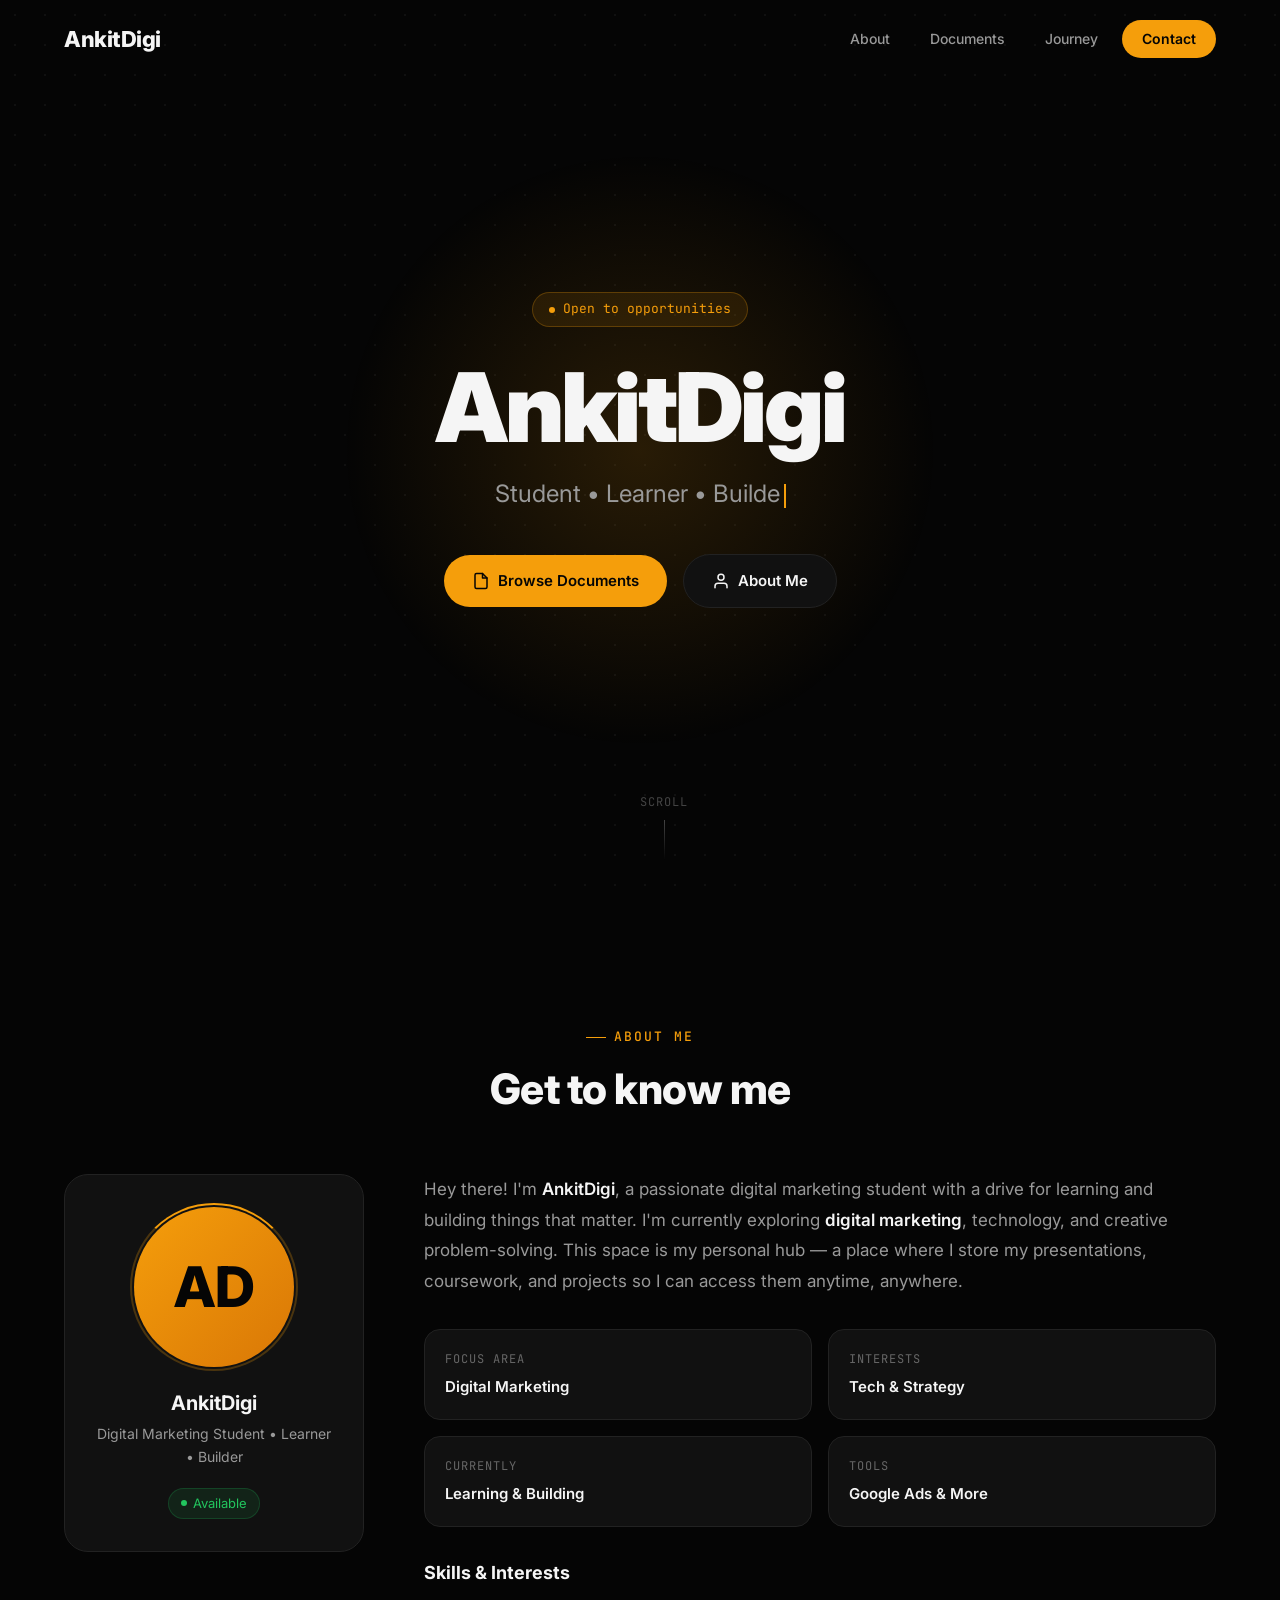
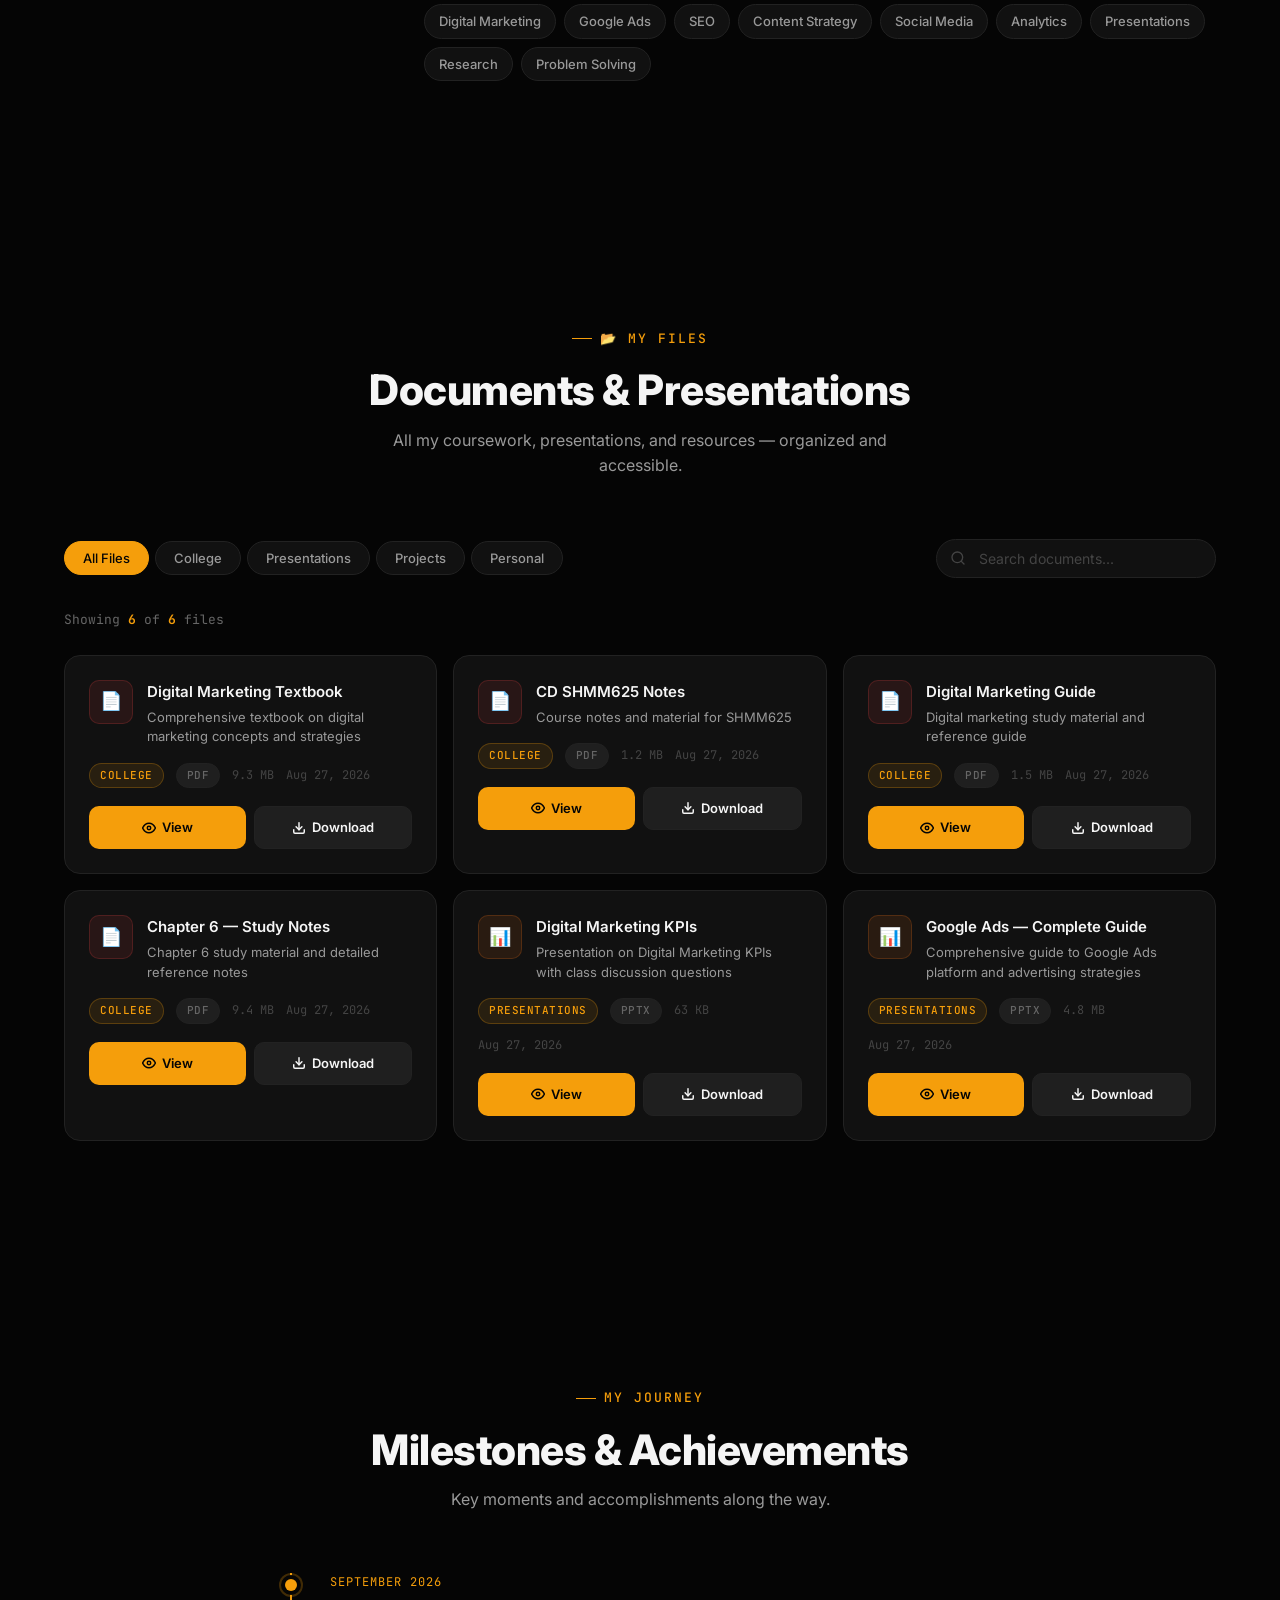
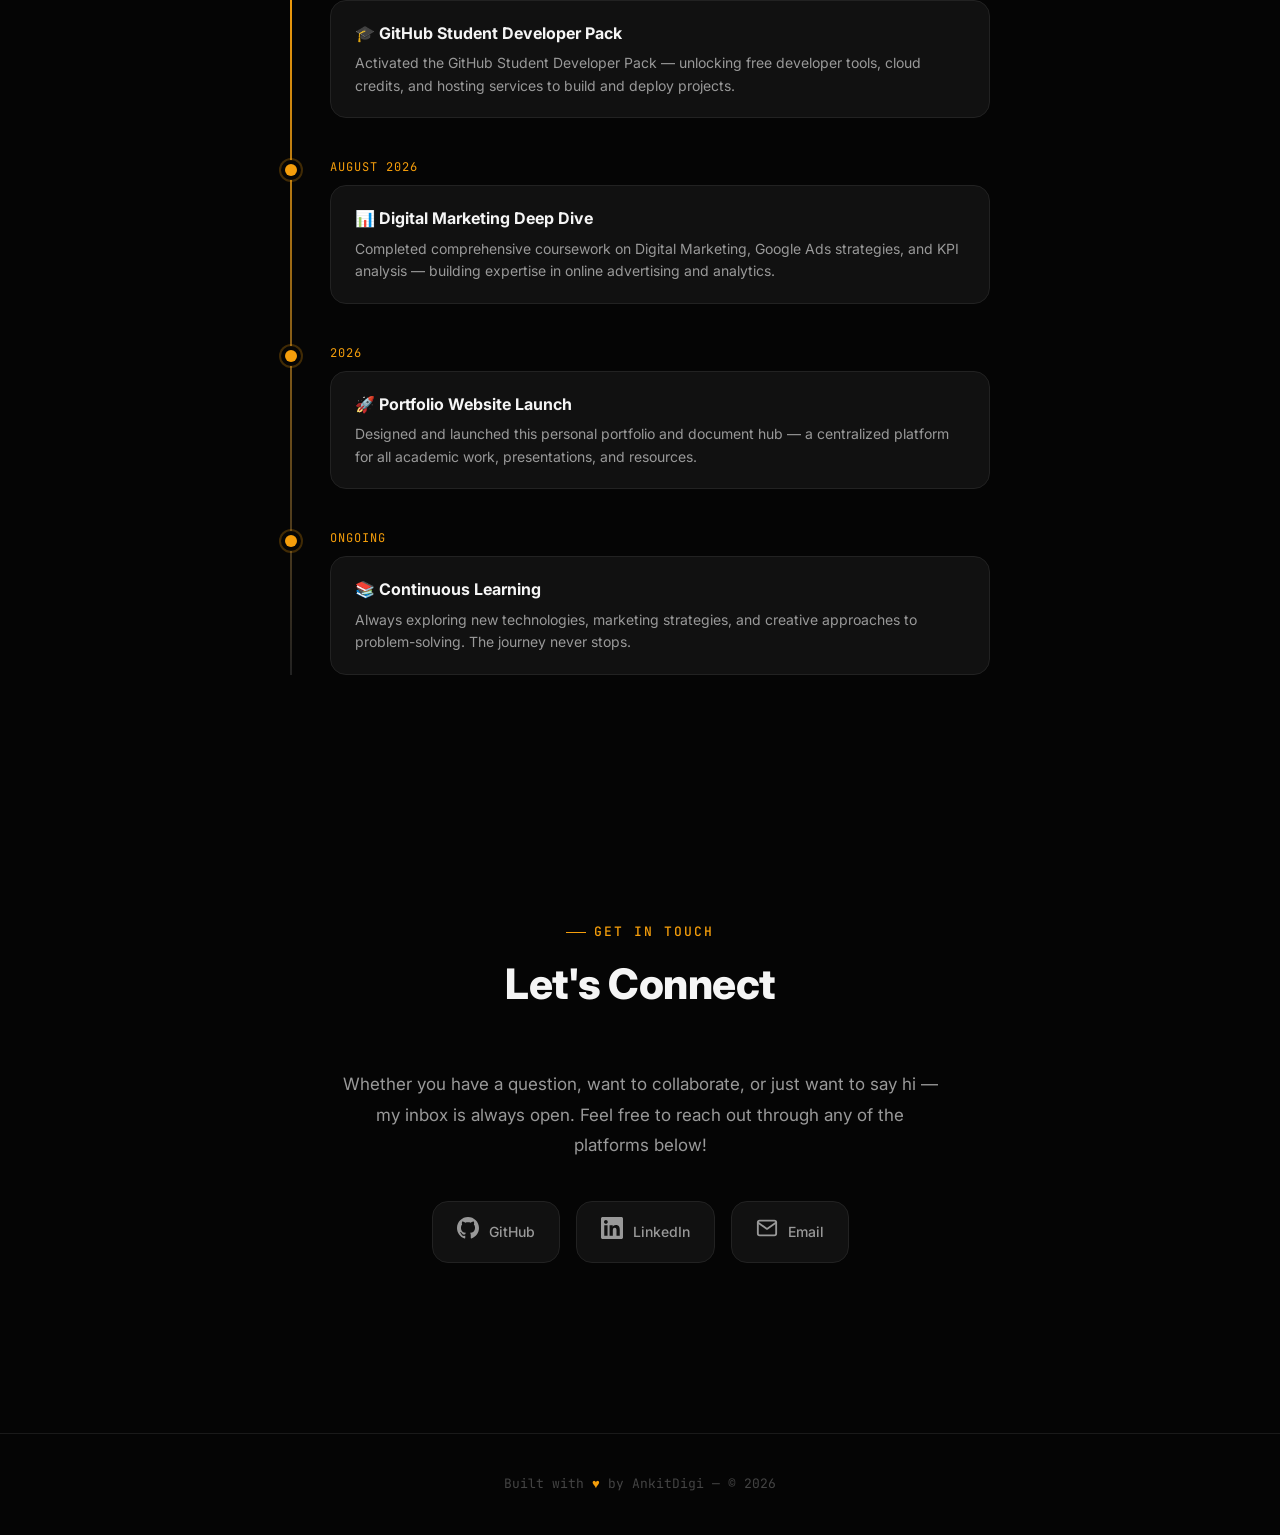
<file: index.html>
<!DOCTYPE html>
<html lang="en">
<head>
  <meta charset="UTF-8">
  <meta name="viewport" content="width=device-width, initial-scale=1.0">
  <meta name="description" content="AnkitDigi — Digital marketing portfolio with presentations, coursework, projects, and documents. Google Ads, SEO, analytics, and marketing strategy.">
  <meta name="author" content="Ankit">
  <meta name="keywords" content="AnkitDigi, Ankit digital marketing, Ankit portfolio, Google Ads, SEO, digital marketing student">
  <meta property="og:title" content="AnkitDigi — Digital Marketing Portfolio">
  <meta property="og:description" content="Digital marketing portfolio with presentations, coursework, and projects. Google Ads, SEO, analytics, and marketing strategy.">
  <meta property="og:type" content="website">
  <title>AnkitDigi — Digital Marketing Portfolio</title>
  <link rel="stylesheet" href="styles.css">
  <link rel="icon" href="data:image/svg+xml,<svg xmlns='http://www.w3.org/2000/svg' viewBox='0 0 100 100'><text y='.9em' font-size='90'>⚡</text></svg>">
</head>
<body>

  <!-- ========== NAVBAR ========== -->
  <nav class="navbar" id="navbar">
    <div class="container">
      <a href="#hero" class="nav-logo">
        AnkitDigi
      </a>
      <div class="nav-links" id="navLinks">
        <a href="#about">About</a>
        <a href="#documents">Documents</a>
        <a href="#achievements">Journey</a>
        <a href="#contact" class="nav-cta">Contact</a>
      </div>
      <button class="nav-toggle" id="navToggle" aria-label="Toggle menu">
        <span></span>
        <span></span>
        <span></span>
      </button>
    </div>
  </nav>

  <!-- ========== HERO ========== -->
  <section class="hero section" id="hero">
    <div class="hero-content">
      <div class="hero-badge">
        <span class="pulse"></span>
        Open to opportunities
      </div>
      <h1 class="hero-name">
        AnkitDigi
      </h1>
      <p class="hero-tagline">
        <span id="typingText"></span><span class="typing-cursor"></span>
      </p>
      <div class="hero-actions">
        <a href="#documents" class="btn btn-primary">
          <svg width="18" height="18" viewBox="0 0 24 24" fill="none" stroke="currentColor" stroke-width="2" stroke-linecap="round" stroke-linejoin="round"><path d="M14 2H6a2 2 0 0 0-2 2v16a2 2 0 0 0 2 2h12a2 2 0 0 0 2-2V8z"></path><polyline points="14 2 14 8 20 8"></polyline></svg>
          Browse Documents
        </a>
        <a href="#about" class="btn btn-secondary">
          <svg width="18" height="18" viewBox="0 0 24 24" fill="none" stroke="currentColor" stroke-width="2" stroke-linecap="round" stroke-linejoin="round"><path d="M20 21v-2a4 4 0 0 0-4-4H8a4 4 0 0 0-4 4v2"></path><circle cx="12" cy="7" r="4"></circle></svg>
          About Me
        </a>
      </div>
    </div>
    <div class="hero-scroll">
      <span>SCROLL</span>
      <div class="scroll-line"></div>
    </div>
  </section>

  <!-- ========== ABOUT ========== -->
  <section class="section" id="about">
    <div class="container">
      <div class="section-header reveal">
        <div class="section-label">About Me</div>
        <h2 class="section-title">Get to know me</h2>
      </div>

      <div class="about-grid">
        <!-- Profile Card -->
        <div class="about-avatar-card reveal">
          <div class="avatar-wrapper">AD</div>
          <h3 class="avatar-name">AnkitDigi</h3>
          <p class="avatar-role">Digital Marketing Student • Learner • Builder</p>
          <div class="avatar-status">
            <span class="dot"></span>
            Available
          </div>
        </div>

        <!-- Details -->
        <div class="about-details">
          <p class="about-bio reveal">
            Hey there! I'm <strong>AnkitDigi</strong>, a passionate digital marketing student with a drive for learning and building things that matter. 
            I'm currently exploring <strong>digital marketing</strong>, technology, and creative problem-solving. 
            This space is my personal hub — a place where I store my presentations, coursework, and projects so I can access them anytime, anywhere.
          </p>

          <div class="about-info-grid reveal">
            <div class="info-card">
              <div class="label">Focus Area</div>
              <div class="value">Digital Marketing</div>
            </div>
            <div class="info-card">
              <div class="label">Interests</div>
              <div class="value">Tech & Strategy</div>
            </div>
            <div class="info-card">
              <div class="label">Currently</div>
              <div class="value">Learning & Building</div>
            </div>
            <div class="info-card">
              <div class="label">Tools</div>
              <div class="value">Google Ads & More</div>
            </div>
          </div>

          <div class="skills-section reveal">
            <h3>Skills & Interests</h3>
            <div class="skills-grid">
              <span class="skill-tag">Digital Marketing</span>
              <span class="skill-tag">Google Ads</span>
              <span class="skill-tag">SEO</span>
              <span class="skill-tag">Content Strategy</span>
              <span class="skill-tag">Social Media</span>
              <span class="skill-tag">Analytics</span>
              <span class="skill-tag">Presentations</span>
              <span class="skill-tag">Research</span>
              <span class="skill-tag">Problem Solving</span>
            </div>
          </div>
        </div>
      </div>
    </div>
  </section>

  <!-- ========== DOCUMENTS HUB ========== -->
  <section class="section" id="documents">
    <div class="container">
      <div class="section-header reveal">
        <div class="section-label">📂 My Files</div>
        <h2 class="section-title">Documents & Presentations</h2>
        <p class="section-subtitle">All my coursework, presentations, and resources — organized and accessible.</p>
      </div>

      <!-- Toolbar -->
      <div class="docs-toolbar reveal">
        <div class="docs-categories" id="categoryFilters">
          <button class="category-btn active" data-category="all">All Files</button>
          <button class="category-btn" data-category="college">College</button>
          <button class="category-btn" data-category="presentations">Presentations</button>
          <button class="category-btn" data-category="projects">Projects</button>
          <button class="category-btn" data-category="personal">Personal</button>
        </div>
        <div class="docs-search">
          <svg class="search-icon" width="16" height="16" viewBox="0 0 24 24" fill="none" stroke="currentColor" stroke-width="2" stroke-linecap="round" stroke-linejoin="round"><circle cx="11" cy="11" r="8"></circle><line x1="21" y1="21" x2="16.65" y2="16.65"></line></svg>
          <input type="text" id="searchInput" placeholder="Search documents...">
        </div>
      </div>

      <!-- Stats -->
      <div class="docs-stats reveal" id="docsStats"></div>

      <!-- Documents Grid -->
      <div class="docs-grid stagger-children" id="docsGrid"></div>

      <!-- Empty State -->
      <div class="docs-empty" id="docsEmpty" style="display: none;">
        <div class="empty-icon">🔍</div>
        <h3>No documents found</h3>
        <p>Try adjusting your search or filter criteria.</p>
      </div>
    </div>
  </section>

  <!-- ========== ACHIEVEMENTS ========== -->
  <section class="section" id="achievements">
    <div class="container">
      <div class="section-header reveal">
        <div class="section-label">My Journey</div>
        <h2 class="section-title">Milestones & Achievements</h2>
        <p class="section-subtitle">Key moments and accomplishments along the way.</p>
      </div>

      <div class="timeline">
        <div class="timeline-item reveal">
          <div class="timeline-date">September 2026</div>
          <div class="timeline-card">
            <h3>🎓 GitHub Student Developer Pack</h3>
            <p>Activated the GitHub Student Developer Pack — unlocking free developer tools, cloud credits, and hosting services to build and deploy projects.</p>
          </div>
        </div>

        <div class="timeline-item reveal">
          <div class="timeline-date">August 2026</div>
          <div class="timeline-card">
            <h3>📊 Digital Marketing Deep Dive</h3>
            <p>Completed comprehensive coursework on Digital Marketing, Google Ads strategies, and KPI analysis — building expertise in online advertising and analytics.</p>
          </div>
        </div>

        <div class="timeline-item reveal">
          <div class="timeline-date">2026</div>
          <div class="timeline-card">
            <h3>🚀 Portfolio Website Launch</h3>
            <p>Designed and launched this personal portfolio and document hub — a centralized platform for all academic work, presentations, and resources.</p>
          </div>
        </div>

        <div class="timeline-item reveal">
          <div class="timeline-date">Ongoing</div>
          <div class="timeline-card">
            <h3>📚 Continuous Learning</h3>
            <p>Always exploring new technologies, marketing strategies, and creative approaches to problem-solving. The journey never stops.</p>
          </div>
        </div>
      </div>
    </div>
  </section>

  <!-- ========== CONTACT ========== -->
  <section class="section" id="contact">
    <div class="container">
      <div class="section-header reveal">
        <div class="section-label">Get In Touch</div>
        <h2 class="section-title">Let's Connect</h2>
      </div>

      <div class="contact-content reveal">
        <p class="contact-text">
          Whether you have a question, want to collaborate, or just want to say hi — my inbox is always open. 
          Feel free to reach out through any of the platforms below!
        </p>

        <div class="contact-links">
          <a href="https://github.com/" target="_blank" rel="noopener" class="contact-link">
            <span class="icon">
              <svg width="22" height="22" viewBox="0 0 24 24" fill="currentColor"><path d="M12 0c-6.626 0-12 5.373-12 12 0 5.302 3.438 9.8 8.207 11.387.599.111.793-.261.793-.577v-2.234c-3.338.726-4.033-1.416-4.033-1.416-.546-1.387-1.333-1.756-1.333-1.756-1.089-.745.083-.729.083-.729 1.205.084 1.839 1.237 1.839 1.237 1.07 1.834 2.807 1.304 3.492.997.107-.775.418-1.305.762-1.604-2.665-.305-5.467-1.334-5.467-5.931 0-1.311.469-2.381 1.236-3.221-.124-.303-.535-1.524.117-3.176 0 0 1.008-.322 3.301 1.23.957-.266 1.983-.399 3.003-.404 1.02.005 2.047.138 3.006.404 2.291-1.552 3.297-1.23 3.297-1.23.653 1.653.242 2.874.118 3.176.77.84 1.235 1.911 1.235 3.221 0 4.609-2.807 5.624-5.479 5.921.43.372.823 1.102.823 2.222v3.293c0 .319.192.694.801.576 4.765-1.589 8.199-6.086 8.199-11.386 0-6.627-5.373-12-12-12z"/></svg>
            </span>
            GitHub
          </a>
          <a href="https://linkedin.com/" target="_blank" rel="noopener" class="contact-link">
            <span class="icon">
              <svg width="22" height="22" viewBox="0 0 24 24" fill="currentColor"><path d="M20.447 20.452h-3.554v-5.569c0-1.328-.027-3.037-1.852-3.037-1.853 0-2.136 1.445-2.136 2.939v5.667H9.351V9h3.414v1.561h.046c.477-.9 1.637-1.85 3.37-1.85 3.601 0 4.267 2.37 4.267 5.455v6.286zM5.337 7.433c-1.144 0-2.063-.926-2.063-2.065 0-1.138.92-2.063 2.063-2.063 1.14 0 2.064.925 2.064 2.063 0 1.139-.925 2.065-2.064 2.065zm1.782 13.019H3.555V9h3.564v11.452zM22.225 0H1.771C.792 0 0 .774 0 1.729v20.542C0 23.227.792 24 1.771 24h20.451C23.2 24 24 23.227 24 22.271V1.729C24 .774 23.2 0 22.222 0h.003z"/></svg>
            </span>
            LinkedIn
          </a>
          <a href="mailto:ankit@example.com" class="contact-link">
            <span class="icon">
              <svg width="22" height="22" viewBox="0 0 24 24" fill="none" stroke="currentColor" stroke-width="2" stroke-linecap="round" stroke-linejoin="round"><path d="M4 4h16c1.1 0 2 .9 2 2v12c0 1.1-.9 2-2 2H4c-1.1 0-2-.9-2-2V6c0-1.1.9-2 2-2z"></path><polyline points="22,6 12,13 2,6"></polyline></svg>
            </span>
            Email
          </a>
        </div>
      </div>
    </div>
  </section>

  <!-- ========== FOOTER ========== -->
  <footer class="footer">
    <div class="container">
      <p>Built with <span class="accent">♥</span> by AnkitDigi — © 2026</p>
    </div>
  </footer>

  <script src="script.js"></script>
</body>
</html>
</file>
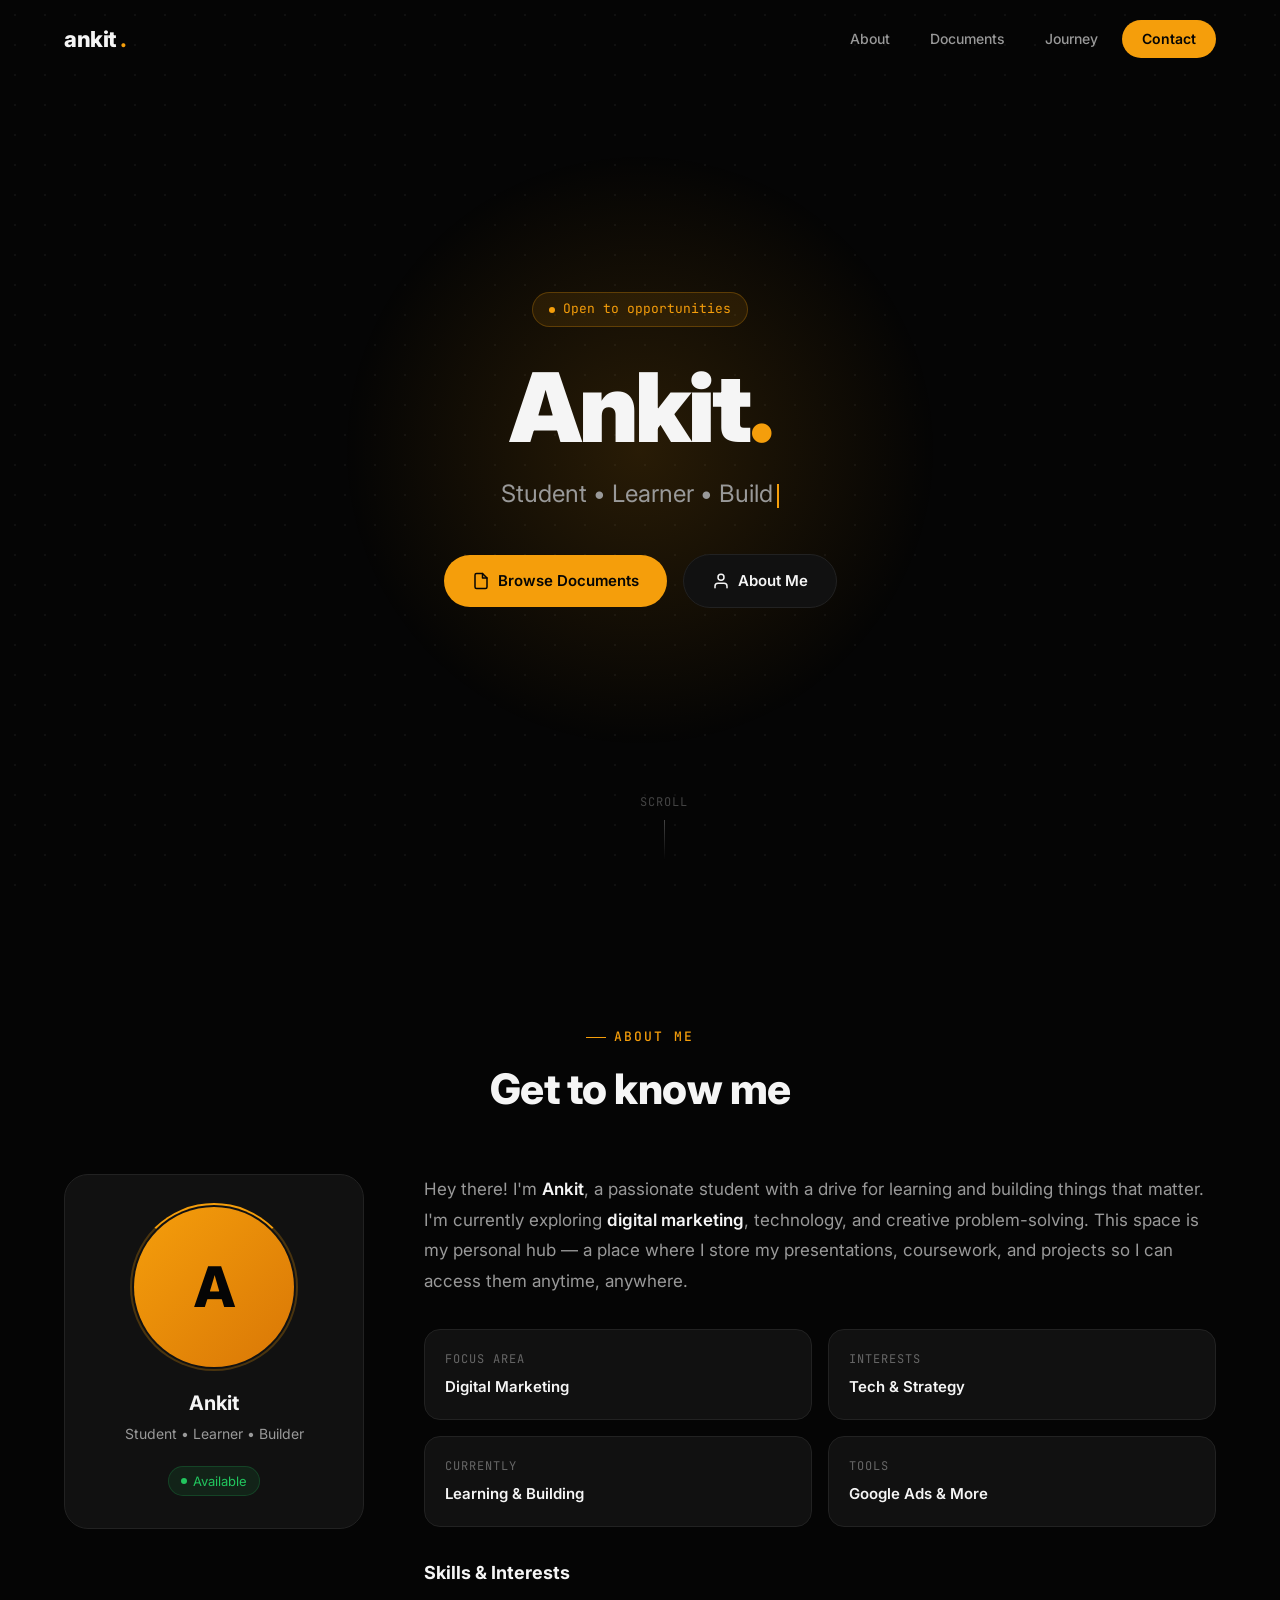
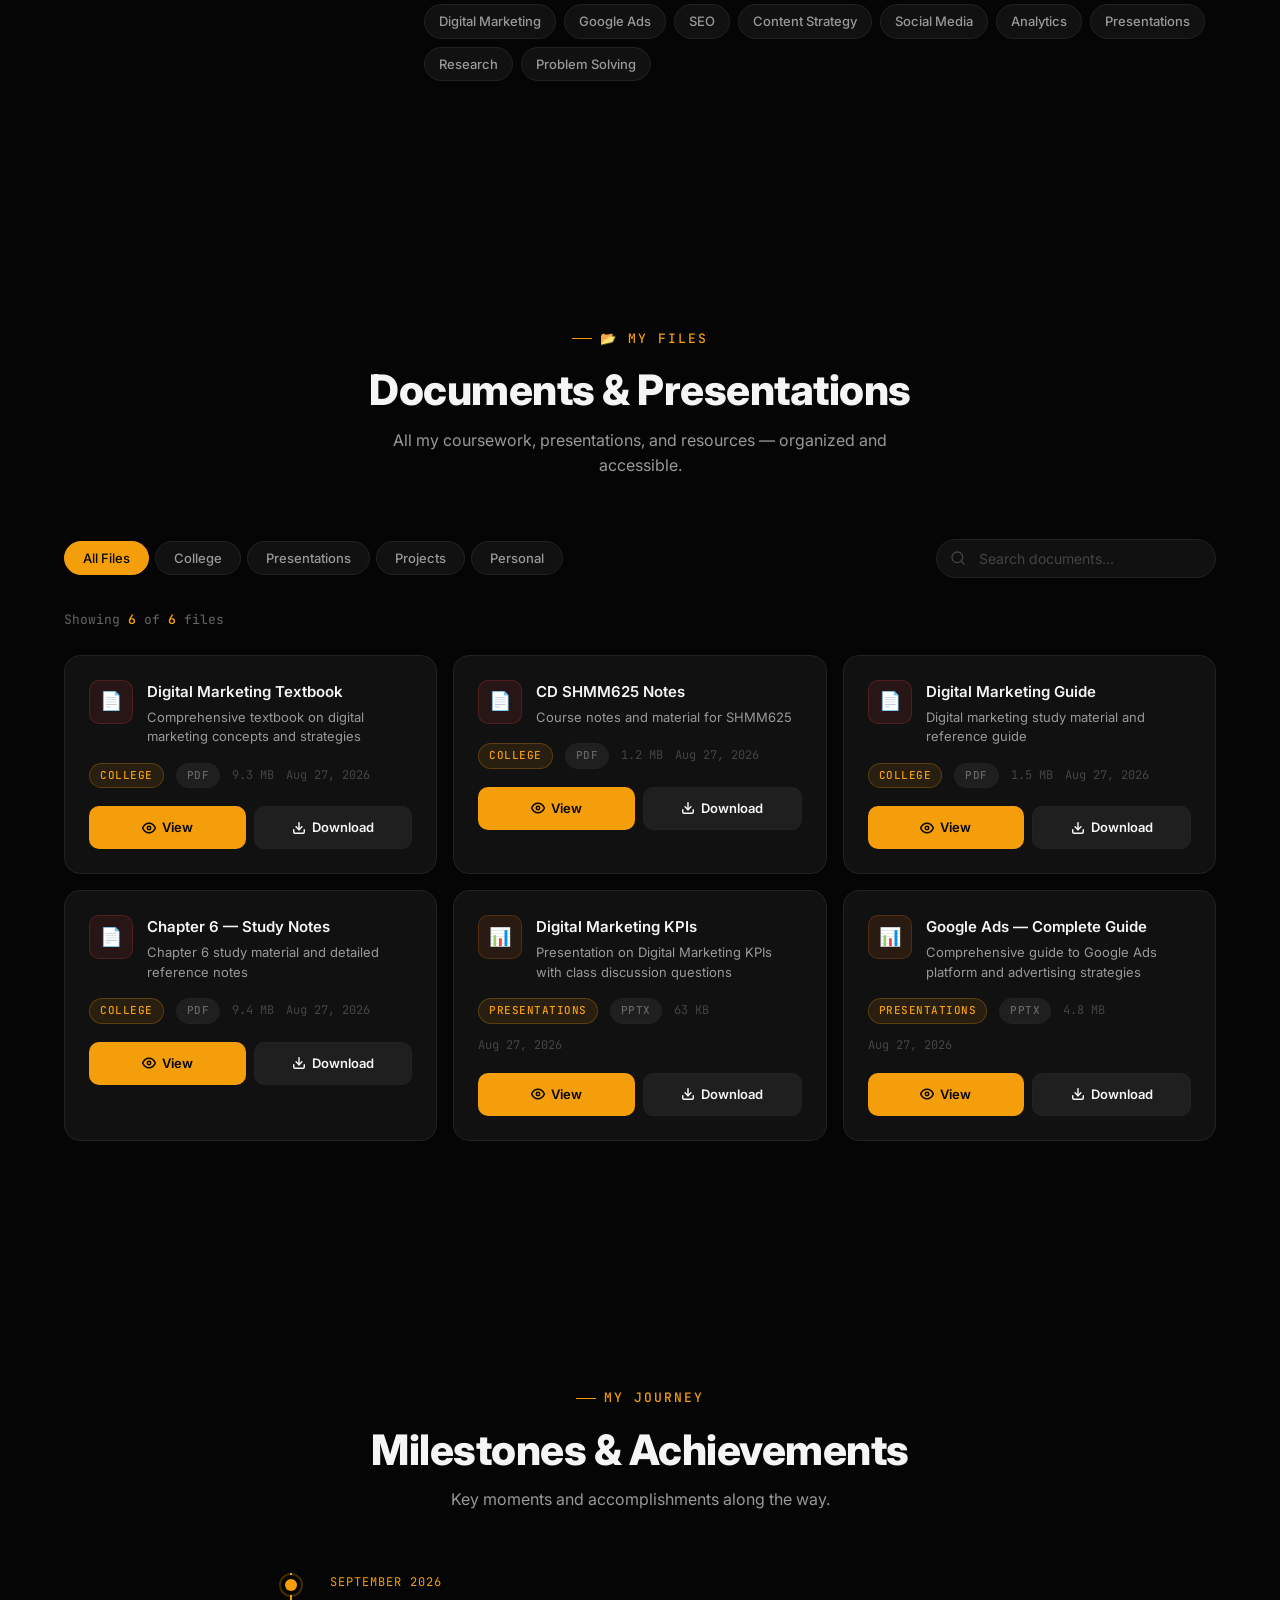
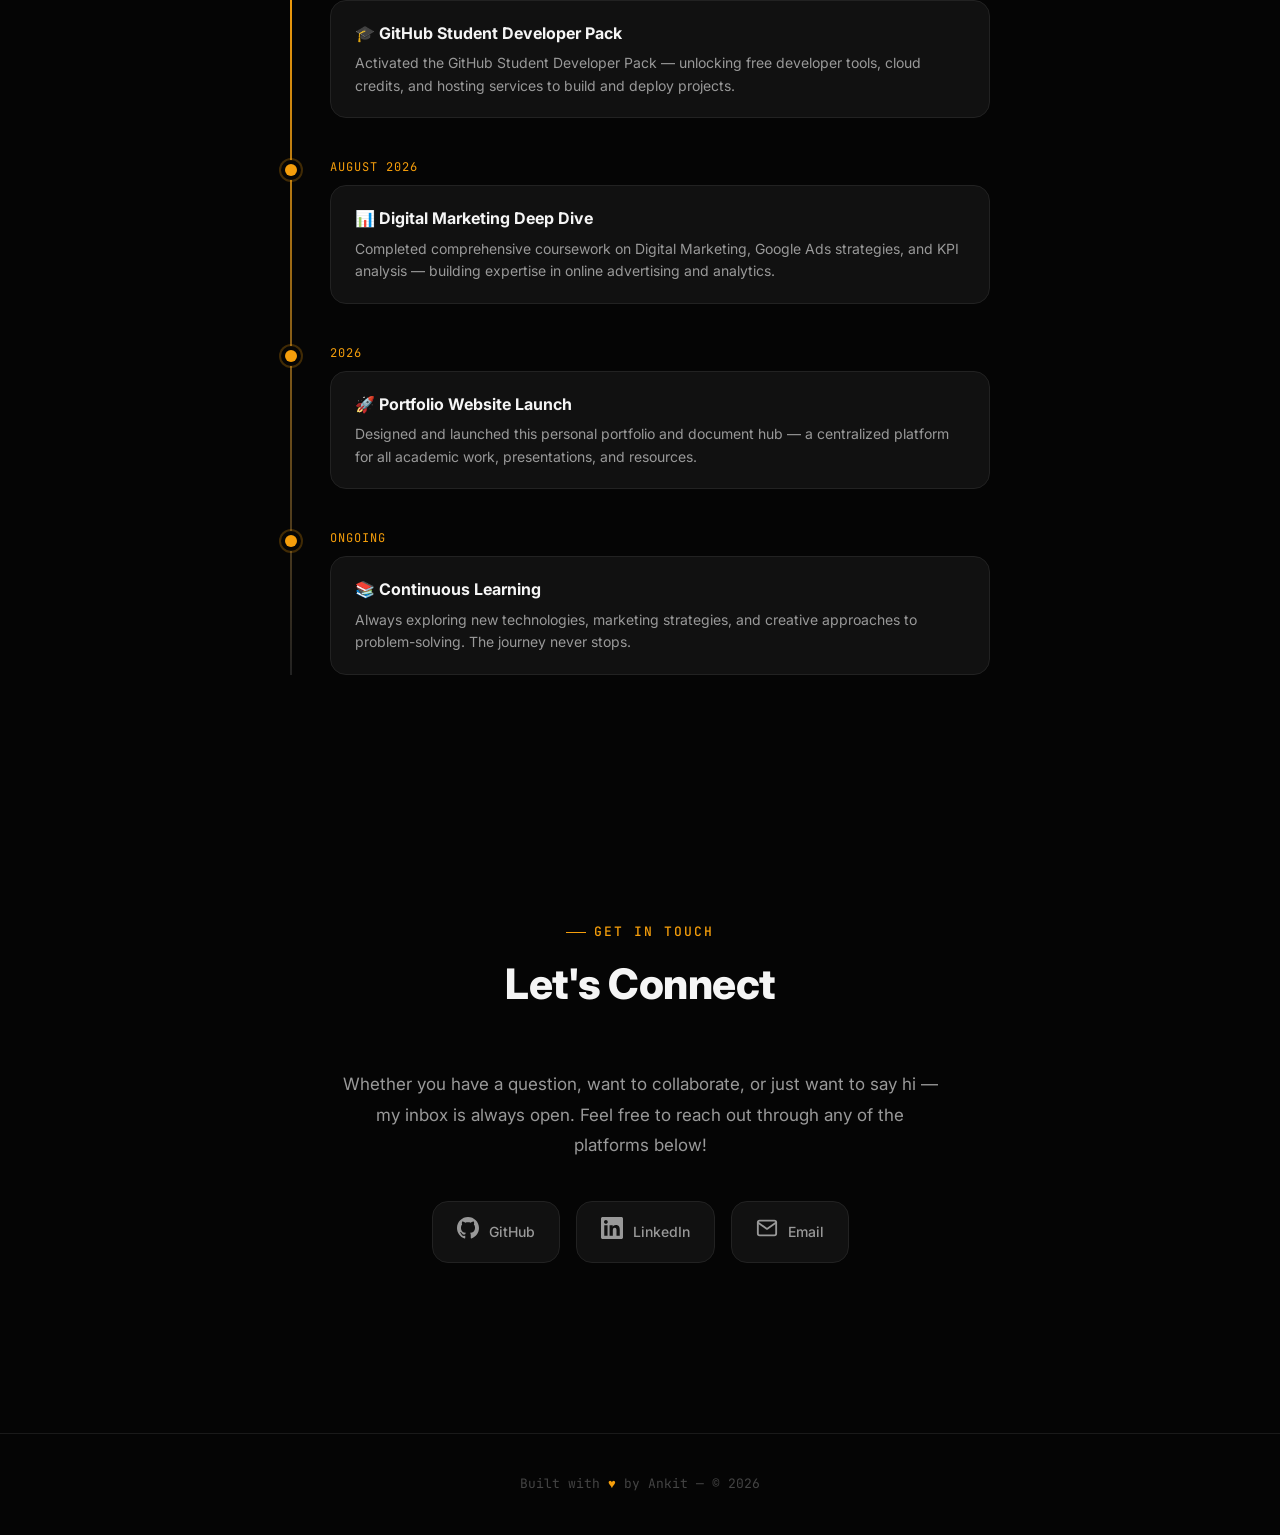
<file: portfolio/index.html>
<!DOCTYPE html>
<html lang="en">
<head>
  <meta charset="UTF-8">
  <meta name="viewport" content="width=device-width, initial-scale=1.0">
  <meta name="description" content="Ankit's academic portfolio — presentations, coursework, projects, and documents all in one place.">
  <meta name="author" content="Ankit">
  <title>Ankit — Portfolio & Document Hub</title>
  <link rel="stylesheet" href="styles.css">
  <link rel="icon" href="data:image/svg+xml,<svg xmlns='http://www.w3.org/2000/svg' viewBox='0 0 100 100'><text y='.9em' font-size='90'>⚡</text></svg>">
</head>
<body>

  <!-- ========== NAVBAR ========== -->
  <nav class="navbar" id="navbar">
    <div class="container">
      <a href="#hero" class="nav-logo">
        ankit<span class="dot">.</span>
      </a>
      <div class="nav-links" id="navLinks">
        <a href="#about">About</a>
        <a href="#documents">Documents</a>
        <a href="#achievements">Journey</a>
        <a href="#contact" class="nav-cta">Contact</a>
      </div>
      <button class="nav-toggle" id="navToggle" aria-label="Toggle menu">
        <span></span>
        <span></span>
        <span></span>
      </button>
    </div>
  </nav>

  <!-- ========== HERO ========== -->
  <section class="hero section" id="hero">
    <div class="hero-content">
      <div class="hero-badge">
        <span class="pulse"></span>
        Open to opportunities
      </div>
      <h1 class="hero-name">
        Ankit<span class="accent">.</span>
      </h1>
      <p class="hero-tagline">
        <span id="typingText"></span><span class="typing-cursor"></span>
      </p>
      <div class="hero-actions">
        <a href="#documents" class="btn btn-primary">
          <svg width="18" height="18" viewBox="0 0 24 24" fill="none" stroke="currentColor" stroke-width="2" stroke-linecap="round" stroke-linejoin="round"><path d="M14 2H6a2 2 0 0 0-2 2v16a2 2 0 0 0 2 2h12a2 2 0 0 0 2-2V8z"></path><polyline points="14 2 14 8 20 8"></polyline></svg>
          Browse Documents
        </a>
        <a href="#about" class="btn btn-secondary">
          <svg width="18" height="18" viewBox="0 0 24 24" fill="none" stroke="currentColor" stroke-width="2" stroke-linecap="round" stroke-linejoin="round"><path d="M20 21v-2a4 4 0 0 0-4-4H8a4 4 0 0 0-4 4v2"></path><circle cx="12" cy="7" r="4"></circle></svg>
          About Me
        </a>
      </div>
    </div>
    <div class="hero-scroll">
      <span>SCROLL</span>
      <div class="scroll-line"></div>
    </div>
  </section>

  <!-- ========== ABOUT ========== -->
  <section class="section" id="about">
    <div class="container">
      <div class="section-header reveal">
        <div class="section-label">About Me</div>
        <h2 class="section-title">Get to know me</h2>
      </div>

      <div class="about-grid">
        <!-- Profile Card -->
        <div class="about-avatar-card reveal">
          <div class="avatar-wrapper">A</div>
          <h3 class="avatar-name">Ankit</h3>
          <p class="avatar-role">Student • Learner • Builder</p>
          <div class="avatar-status">
            <span class="dot"></span>
            Available
          </div>
        </div>

        <!-- Details -->
        <div class="about-details">
          <p class="about-bio reveal">
            Hey there! I'm <strong>Ankit</strong>, a passionate student with a drive for learning and building things that matter. 
            I'm currently exploring <strong>digital marketing</strong>, technology, and creative problem-solving. 
            This space is my personal hub — a place where I store my presentations, coursework, and projects so I can access them anytime, anywhere.
          </p>

          <div class="about-info-grid reveal">
            <div class="info-card">
              <div class="label">Focus Area</div>
              <div class="value">Digital Marketing</div>
            </div>
            <div class="info-card">
              <div class="label">Interests</div>
              <div class="value">Tech & Strategy</div>
            </div>
            <div class="info-card">
              <div class="label">Currently</div>
              <div class="value">Learning & Building</div>
            </div>
            <div class="info-card">
              <div class="label">Tools</div>
              <div class="value">Google Ads & More</div>
            </div>
          </div>

          <div class="skills-section reveal">
            <h3>Skills & Interests</h3>
            <div class="skills-grid">
              <span class="skill-tag">Digital Marketing</span>
              <span class="skill-tag">Google Ads</span>
              <span class="skill-tag">SEO</span>
              <span class="skill-tag">Content Strategy</span>
              <span class="skill-tag">Social Media</span>
              <span class="skill-tag">Analytics</span>
              <span class="skill-tag">Presentations</span>
              <span class="skill-tag">Research</span>
              <span class="skill-tag">Problem Solving</span>
            </div>
          </div>
        </div>
      </div>
    </div>
  </section>

  <!-- ========== DOCUMENTS HUB ========== -->
  <section class="section" id="documents">
    <div class="container">
      <div class="section-header reveal">
        <div class="section-label">📂 My Files</div>
        <h2 class="section-title">Documents & Presentations</h2>
        <p class="section-subtitle">All my coursework, presentations, and resources — organized and accessible.</p>
      </div>

      <!-- Toolbar -->
      <div class="docs-toolbar reveal">
        <div class="docs-categories" id="categoryFilters">
          <button class="category-btn active" data-category="all">All Files</button>
          <button class="category-btn" data-category="college">College</button>
          <button class="category-btn" data-category="presentations">Presentations</button>
          <button class="category-btn" data-category="projects">Projects</button>
          <button class="category-btn" data-category="personal">Personal</button>
        </div>
        <div class="docs-search">
          <svg class="search-icon" width="16" height="16" viewBox="0 0 24 24" fill="none" stroke="currentColor" stroke-width="2" stroke-linecap="round" stroke-linejoin="round"><circle cx="11" cy="11" r="8"></circle><line x1="21" y1="21" x2="16.65" y2="16.65"></line></svg>
          <input type="text" id="searchInput" placeholder="Search documents...">
        </div>
      </div>

      <!-- Stats -->
      <div class="docs-stats reveal" id="docsStats"></div>

      <!-- Documents Grid -->
      <div class="docs-grid stagger-children" id="docsGrid"></div>

      <!-- Empty State -->
      <div class="docs-empty" id="docsEmpty" style="display: none;">
        <div class="empty-icon">🔍</div>
        <h3>No documents found</h3>
        <p>Try adjusting your search or filter criteria.</p>
      </div>
    </div>
  </section>

  <!-- ========== ACHIEVEMENTS ========== -->
  <section class="section" id="achievements">
    <div class="container">
      <div class="section-header reveal">
        <div class="section-label">My Journey</div>
        <h2 class="section-title">Milestones & Achievements</h2>
        <p class="section-subtitle">Key moments and accomplishments along the way.</p>
      </div>

      <div class="timeline">
        <div class="timeline-item reveal">
          <div class="timeline-date">September 2026</div>
          <div class="timeline-card">
            <h3>🎓 GitHub Student Developer Pack</h3>
            <p>Activated the GitHub Student Developer Pack — unlocking free developer tools, cloud credits, and hosting services to build and deploy projects.</p>
          </div>
        </div>

        <div class="timeline-item reveal">
          <div class="timeline-date">August 2026</div>
          <div class="timeline-card">
            <h3>📊 Digital Marketing Deep Dive</h3>
            <p>Completed comprehensive coursework on Digital Marketing, Google Ads strategies, and KPI analysis — building expertise in online advertising and analytics.</p>
          </div>
        </div>

        <div class="timeline-item reveal">
          <div class="timeline-date">2026</div>
          <div class="timeline-card">
            <h3>🚀 Portfolio Website Launch</h3>
            <p>Designed and launched this personal portfolio and document hub — a centralized platform for all academic work, presentations, and resources.</p>
          </div>
        </div>

        <div class="timeline-item reveal">
          <div class="timeline-date">Ongoing</div>
          <div class="timeline-card">
            <h3>📚 Continuous Learning</h3>
            <p>Always exploring new technologies, marketing strategies, and creative approaches to problem-solving. The journey never stops.</p>
          </div>
        </div>
      </div>
    </div>
  </section>

  <!-- ========== CONTACT ========== -->
  <section class="section" id="contact">
    <div class="container">
      <div class="section-header reveal">
        <div class="section-label">Get In Touch</div>
        <h2 class="section-title">Let's Connect</h2>
      </div>

      <div class="contact-content reveal">
        <p class="contact-text">
          Whether you have a question, want to collaborate, or just want to say hi — my inbox is always open. 
          Feel free to reach out through any of the platforms below!
        </p>

        <div class="contact-links">
          <a href="https://github.com/" target="_blank" rel="noopener" class="contact-link">
            <span class="icon">
              <svg width="22" height="22" viewBox="0 0 24 24" fill="currentColor"><path d="M12 0c-6.626 0-12 5.373-12 12 0 5.302 3.438 9.8 8.207 11.387.599.111.793-.261.793-.577v-2.234c-3.338.726-4.033-1.416-4.033-1.416-.546-1.387-1.333-1.756-1.333-1.756-1.089-.745.083-.729.083-.729 1.205.084 1.839 1.237 1.839 1.237 1.07 1.834 2.807 1.304 3.492.997.107-.775.418-1.305.762-1.604-2.665-.305-5.467-1.334-5.467-5.931 0-1.311.469-2.381 1.236-3.221-.124-.303-.535-1.524.117-3.176 0 0 1.008-.322 3.301 1.23.957-.266 1.983-.399 3.003-.404 1.02.005 2.047.138 3.006.404 2.291-1.552 3.297-1.23 3.297-1.23.653 1.653.242 2.874.118 3.176.77.84 1.235 1.911 1.235 3.221 0 4.609-2.807 5.624-5.479 5.921.43.372.823 1.102.823 2.222v3.293c0 .319.192.694.801.576 4.765-1.589 8.199-6.086 8.199-11.386 0-6.627-5.373-12-12-12z"/></svg>
            </span>
            GitHub
          </a>
          <a href="https://linkedin.com/" target="_blank" rel="noopener" class="contact-link">
            <span class="icon">
              <svg width="22" height="22" viewBox="0 0 24 24" fill="currentColor"><path d="M20.447 20.452h-3.554v-5.569c0-1.328-.027-3.037-1.852-3.037-1.853 0-2.136 1.445-2.136 2.939v5.667H9.351V9h3.414v1.561h.046c.477-.9 1.637-1.85 3.37-1.85 3.601 0 4.267 2.37 4.267 5.455v6.286zM5.337 7.433c-1.144 0-2.063-.926-2.063-2.065 0-1.138.92-2.063 2.063-2.063 1.14 0 2.064.925 2.064 2.063 0 1.139-.925 2.065-2.064 2.065zm1.782 13.019H3.555V9h3.564v11.452zM22.225 0H1.771C.792 0 0 .774 0 1.729v20.542C0 23.227.792 24 1.771 24h20.451C23.2 24 24 23.227 24 22.271V1.729C24 .774 23.2 0 22.222 0h.003z"/></svg>
            </span>
            LinkedIn
          </a>
          <a href="mailto:ankit@example.com" class="contact-link">
            <span class="icon">
              <svg width="22" height="22" viewBox="0 0 24 24" fill="none" stroke="currentColor" stroke-width="2" stroke-linecap="round" stroke-linejoin="round"><path d="M4 4h16c1.1 0 2 .9 2 2v12c0 1.1-.9 2-2 2H4c-1.1 0-2-.9-2-2V6c0-1.1.9-2 2-2z"></path><polyline points="22,6 12,13 2,6"></polyline></svg>
            </span>
            Email
          </a>
        </div>
      </div>
    </div>
  </section>

  <!-- ========== FOOTER ========== -->
  <footer class="footer">
    <div class="container">
      <p>Built with <span class="accent">♥</span> by Ankit — © 2026</p>
    </div>
  </footer>

  <script src="script.js"></script>
</body>
</html>
</file>
<file: styles.css>
/* ============================================================
   ANKIT'S PORTFOLIO — Design System
   Minimalist Black & White + Amber Accent
   ============================================================ */

/* ---------- Google Fonts ---------- */
@import url('https://fonts.googleapis.com/css2?family=Inter:wght@300;400;500;600;700;800;900&family=JetBrains+Mono:wght@400;500&display=swap');

/* ---------- CSS Custom Properties ---------- */
:root {
  /* Backgrounds */
  --bg-primary: #050505;
  --bg-secondary: #0a0a0a;
  --bg-surface: #111111;
  --bg-surface-hover: #181818;
  --bg-surface-active: #1f1f1f;
  --bg-elevated: #161616;

  /* Borders */
  --border-subtle: #1a1a1a;
  --border-default: #222222;
  --border-hover: #333333;

  /* Text */
  --text-primary: #f5f5f5;
  --text-secondary: #999999;
  --text-tertiary: #666666;
  --text-muted: #444444;

  /* Accent — Amber/Gold */
  --accent: #f59e0b;
  --accent-hover: #d97706;
  --accent-subtle: rgba(245, 158, 11, 0.1);
  --accent-border: rgba(245, 158, 11, 0.25);
  --accent-glow: rgba(245, 158, 11, 0.15);

  /* Semantic */
  --success: #22c55e;
  --info: #3b82f6;
  --pdf-color: #ef4444;
  --pptx-color: #f97316;
  --doc-color: #3b82f6;
  --img-color: #8b5cf6;

  /* Typography */
  --font-sans: 'Inter', -apple-system, BlinkMacSystemFont, 'Segoe UI', sans-serif;
  --font-mono: 'JetBrains Mono', 'Fira Code', monospace;

  /* Spacing */
  --section-padding: 120px 0;
  --container-width: 1200px;
  --container-padding: 0 24px;

  /* Radius */
  --radius-sm: 6px;
  --radius-md: 10px;
  --radius-lg: 16px;
  --radius-xl: 24px;
  --radius-full: 9999px;

  /* Shadows */
  --shadow-sm: 0 1px 2px rgba(0,0,0,0.3);
  --shadow-md: 0 4px 12px rgba(0,0,0,0.4);
  --shadow-lg: 0 8px 32px rgba(0,0,0,0.5);
  --shadow-glow: 0 0 30px var(--accent-glow);

  /* Transitions */
  --ease-out: cubic-bezier(0.16, 1, 0.3, 1);
  --ease-spring: cubic-bezier(0.34, 1.56, 0.64, 1);
  --duration-fast: 150ms;
  --duration-normal: 300ms;
  --duration-slow: 500ms;
}

/* ---------- Reset ---------- */
*,
*::before,
*::after {
  margin: 0;
  padding: 0;
  box-sizing: border-box;
}

html {
  scroll-behavior: smooth;
  -webkit-font-smoothing: antialiased;
  -moz-osx-font-smoothing: grayscale;
}

body {
  font-family: var(--font-sans);
  background: var(--bg-primary);
  color: var(--text-primary);
  line-height: 1.6;
  overflow-x: hidden;
}

a {
  color: inherit;
  text-decoration: none;
}

ul, ol {
  list-style: none;
}

img {
  max-width: 100%;
  display: block;
}

button {
  font-family: inherit;
  cursor: pointer;
  border: none;
  background: none;
  color: inherit;
}

::selection {
  background: var(--accent);
  color: var(--bg-primary);
}

/* ---------- Scrollbar ---------- */
::-webkit-scrollbar {
  width: 6px;
}
::-webkit-scrollbar-track {
  background: var(--bg-primary);
}
::-webkit-scrollbar-thumb {
  background: var(--border-default);
  border-radius: var(--radius-full);
}
::-webkit-scrollbar-thumb:hover {
  background: var(--text-tertiary);
}

/* ---------- Container ---------- */
.container {
  max-width: var(--container-width);
  margin: 0 auto;
  padding: var(--container-padding);
}

/* ---------- Section ---------- */
.section {
  padding: var(--section-padding);
  position: relative;
}

.section-header {
  margin-bottom: 60px;
  text-align: center;
}

.section-label {
  display: inline-flex;
  align-items: center;
  gap: 8px;
  font-family: var(--font-mono);
  font-size: 13px;
  font-weight: 500;
  color: var(--accent);
  text-transform: uppercase;
  letter-spacing: 2px;
  margin-bottom: 16px;
}

.section-label::before {
  content: '';
  width: 20px;
  height: 1px;
  background: var(--accent);
}

.section-title {
  font-size: clamp(28px, 4vw, 42px);
  font-weight: 800;
  letter-spacing: -0.5px;
  line-height: 1.2;
}

.section-subtitle {
  font-size: 16px;
  color: var(--text-secondary);
  margin-top: 12px;
  max-width: 500px;
  margin-left: auto;
  margin-right: auto;
}

/* ============================================================
   NAVBAR
   ============================================================ */
.navbar {
  position: fixed;
  top: 0;
  left: 0;
  width: 100%;
  z-index: 1000;
  padding: 20px 0;
  transition: all var(--duration-normal) var(--ease-out);
}

.navbar.scrolled {
  padding: 12px 0;
  background: rgba(5, 5, 5, 0.85);
  backdrop-filter: blur(20px);
  -webkit-backdrop-filter: blur(20px);
  border-bottom: 1px solid var(--border-subtle);
}

.navbar .container {
  display: flex;
  align-items: center;
  justify-content: space-between;
}

.nav-logo {
  font-size: 22px;
  font-weight: 800;
  letter-spacing: -0.5px;
  display: flex;
  align-items: center;
  gap: 3px;
}

.nav-logo .dot {
  color: var(--accent);
}

.nav-links {
  display: flex;
  align-items: center;
  gap: 8px;
}

.nav-links a {
  font-size: 14px;
  font-weight: 500;
  color: var(--text-secondary);
  padding: 8px 16px;
  border-radius: var(--radius-full);
  transition: all var(--duration-fast) var(--ease-out);
  position: relative;
}

.nav-links a:hover,
.nav-links a.active {
  color: var(--text-primary);
  background: var(--bg-surface);
}

.nav-links a.active {
  color: var(--accent);
}

.nav-cta {
  font-size: 14px !important;
  font-weight: 600 !important;
  color: var(--bg-primary) !important;
  background: var(--accent) !important;
  padding: 8px 20px !important;
  border-radius: var(--radius-full) !important;
  transition: all var(--duration-fast) var(--ease-out) !important;
}

.nav-cta:hover {
  background: var(--accent-hover) !important;
  transform: translateY(-1px);
}

/* Mobile menu toggle */
.nav-toggle {
  display: none;
  flex-direction: column;
  gap: 5px;
  padding: 8px;
  z-index: 1001;
}

.nav-toggle span {
  width: 22px;
  height: 2px;
  background: var(--text-primary);
  border-radius: 2px;
  transition: all var(--duration-normal) var(--ease-out);
}

.nav-toggle.active span:nth-child(1) {
  transform: rotate(45deg) translate(5px, 5px);
}
.nav-toggle.active span:nth-child(2) {
  opacity: 0;
}
.nav-toggle.active span:nth-child(3) {
  transform: rotate(-45deg) translate(5px, -5px);
}

/* ============================================================
   HERO
   ============================================================ */
.hero {
  min-height: 100vh;
  display: flex;
  align-items: center;
  justify-content: center;
  position: relative;
  overflow: hidden;
}

/* Dot grid background */
.hero::before {
  content: '';
  position: absolute;
  inset: 0;
  background-image: radial-gradient(circle, var(--border-subtle) 1px, transparent 1px);
  background-size: 30px 30px;
  opacity: 0.5;
}

/* Gradient orb */
.hero::after {
  content: '';
  position: absolute;
  width: 600px;
  height: 600px;
  background: radial-gradient(circle, var(--accent-glow), transparent 70%);
  border-radius: 50%;
  top: 50%;
  left: 50%;
  transform: translate(-50%, -50%);
  pointer-events: none;
  animation: heroOrb 8s ease-in-out infinite alternate;
}

@keyframes heroOrb {
  0% { opacity: 0.3; transform: translate(-50%, -50%) scale(1); }
  100% { opacity: 0.6; transform: translate(-50%, -50%) scale(1.2); }
}

.hero-content {
  position: relative;
  z-index: 1;
  text-align: center;
  max-width: 800px;
  padding: 0 24px;
}

.hero-badge {
  display: inline-flex;
  align-items: center;
  gap: 8px;
  font-family: var(--font-mono);
  font-size: 13px;
  color: var(--accent);
  background: var(--accent-subtle);
  border: 1px solid var(--accent-border);
  padding: 6px 16px;
  border-radius: var(--radius-full);
  margin-bottom: 32px;
  animation: fadeInUp 0.6s var(--ease-out) both;
}

.hero-badge .pulse {
  width: 6px;
  height: 6px;
  background: var(--accent);
  border-radius: 50%;
  animation: pulse 2s ease-in-out infinite;
}

@keyframes pulse {
  0%, 100% { opacity: 1; transform: scale(1); }
  50% { opacity: 0.5; transform: scale(1.5); }
}

.hero-name {
  font-size: clamp(48px, 10vw, 96px);
  font-weight: 900;
  letter-spacing: -3px;
  line-height: 1;
  margin-bottom: 20px;
  animation: fadeInUp 0.6s var(--ease-out) 0.1s both;
}

.hero-name .accent {
  color: var(--accent);
}

.hero-tagline {
  font-size: clamp(18px, 3vw, 24px);
  color: var(--text-secondary);
  font-weight: 400;
  margin-bottom: 40px;
  animation: fadeInUp 0.6s var(--ease-out) 0.2s both;
}

.hero-tagline .typing-cursor {
  display: inline-block;
  width: 2px;
  height: 1em;
  background: var(--accent);
  margin-left: 4px;
  vertical-align: text-bottom;
  animation: blink 1s step-end infinite;
}

@keyframes blink {
  50% { opacity: 0; }
}

.hero-actions {
  display: flex;
  align-items: center;
  justify-content: center;
  gap: 16px;
  animation: fadeInUp 0.6s var(--ease-out) 0.3s both;
}

.btn {
  display: inline-flex;
  align-items: center;
  gap: 8px;
  font-size: 15px;
  font-weight: 600;
  padding: 14px 28px;
  border-radius: var(--radius-full);
  transition: all var(--duration-normal) var(--ease-out);
}

.btn-primary {
  background: var(--accent);
  color: var(--bg-primary);
}

.btn-primary:hover {
  background: var(--accent-hover);
  transform: translateY(-2px);
  box-shadow: var(--shadow-glow);
}

.btn-secondary {
  background: var(--bg-surface);
  border: 1px solid var(--border-default);
  color: var(--text-primary);
}

.btn-secondary:hover {
  border-color: var(--border-hover);
  background: var(--bg-surface-hover);
  transform: translateY(-2px);
}

.hero-scroll {
  position: absolute;
  bottom: 40px;
  left: 50%;
  transform: translateX(-50%);
  display: flex;
  flex-direction: column;
  align-items: center;
  gap: 8px;
  color: var(--text-muted);
  font-size: 12px;
  font-family: var(--font-mono);
  letter-spacing: 1px;
  animation: fadeInUp 0.6s var(--ease-out) 0.5s both;
}

.scroll-line {
  width: 1px;
  height: 40px;
  background: linear-gradient(to bottom, var(--text-muted), transparent);
  animation: scrollLine 2s ease-in-out infinite;
}

@keyframes scrollLine {
  0% { transform: scaleY(0); transform-origin: top; }
  50% { transform: scaleY(1); transform-origin: top; }
  51% { transform-origin: bottom; }
  100% { transform: scaleY(0); transform-origin: bottom; }
}

@keyframes fadeInUp {
  from { opacity: 0; transform: translateY(20px); }
  to { opacity: 1; transform: translateY(0); }
}

/* ============================================================
   ABOUT
   ============================================================ */
.about-grid {
  display: grid;
  grid-template-columns: 300px 1fr;
  gap: 60px;
  align-items: start;
}

.about-avatar-card {
  background: var(--bg-surface);
  border: 1px solid var(--border-default);
  border-radius: var(--radius-xl);
  padding: 32px;
  text-align: center;
  position: sticky;
  top: 100px;
}

.avatar-wrapper {
  width: 160px;
  height: 160px;
  margin: 0 auto 20px;
  border-radius: 50%;
  background: linear-gradient(135deg, var(--accent), var(--accent-hover));
  display: flex;
  align-items: center;
  justify-content: center;
  font-size: 56px;
  font-weight: 800;
  color: var(--bg-primary);
  position: relative;
}

.avatar-wrapper::after {
  content: '';
  position: absolute;
  inset: -4px;
  border-radius: 50%;
  border: 2px solid var(--accent-border);
  animation: avatarSpin 12s linear infinite;
  border-top-color: var(--accent);
}

@keyframes avatarSpin {
  to { transform: rotate(360deg); }
}

.avatar-name {
  font-size: 20px;
  font-weight: 700;
  margin-bottom: 4px;
}

.avatar-role {
  font-size: 14px;
  color: var(--text-secondary);
  margin-bottom: 20px;
}

.avatar-status {
  display: inline-flex;
  align-items: center;
  gap: 6px;
  font-size: 13px;
  color: var(--success);
  background: rgba(34, 197, 94, 0.1);
  border: 1px solid rgba(34, 197, 94, 0.2);
  padding: 4px 12px;
  border-radius: var(--radius-full);
}

.avatar-status .dot {
  width: 6px;
  height: 6px;
  background: var(--success);
  border-radius: 50%;
  animation: pulse 2s ease-in-out infinite;
}

.about-details {
  display: flex;
  flex-direction: column;
  gap: 32px;
}

.about-bio {
  font-size: 17px;
  line-height: 1.8;
  color: var(--text-secondary);
}

.about-bio strong {
  color: var(--text-primary);
  font-weight: 600;
}

.about-info-grid {
  display: grid;
  grid-template-columns: repeat(2, 1fr);
  gap: 16px;
}

.info-card {
  background: var(--bg-surface);
  border: 1px solid var(--border-default);
  border-radius: var(--radius-lg);
  padding: 20px;
  transition: all var(--duration-normal) var(--ease-out);
}

.info-card:hover {
  border-color: var(--border-hover);
  background: var(--bg-surface-hover);
  transform: translateY(-2px);
}

.info-card .label {
  font-size: 12px;
  font-family: var(--font-mono);
  color: var(--text-tertiary);
  text-transform: uppercase;
  letter-spacing: 1px;
  margin-bottom: 6px;
}

.info-card .value {
  font-size: 15px;
  font-weight: 600;
}

.skills-section h3 {
  font-size: 18px;
  font-weight: 700;
  margin-bottom: 16px;
}

.skills-grid {
  display: flex;
  flex-wrap: wrap;
  gap: 8px;
}

.skill-tag {
  font-size: 13px;
  font-weight: 500;
  padding: 6px 14px;
  border-radius: var(--radius-full);
  background: var(--bg-surface);
  border: 1px solid var(--border-default);
  color: var(--text-secondary);
  transition: all var(--duration-fast) var(--ease-out);
}

.skill-tag:hover {
  color: var(--accent);
  border-color: var(--accent-border);
  background: var(--accent-subtle);
}

/* ============================================================
   DOCUMENTS HUB
   ============================================================ */
.docs-toolbar {
  display: flex;
  align-items: center;
  justify-content: space-between;
  gap: 20px;
  margin-bottom: 32px;
  flex-wrap: wrap;
}

.docs-categories {
  display: flex;
  gap: 6px;
  flex-wrap: wrap;
}

.category-btn {
  font-size: 13px;
  font-weight: 500;
  padding: 8px 18px;
  border-radius: var(--radius-full);
  background: var(--bg-surface);
  border: 1px solid var(--border-default);
  color: var(--text-secondary);
  transition: all var(--duration-fast) var(--ease-out);
}

.category-btn:hover {
  color: var(--text-primary);
  border-color: var(--border-hover);
}

.category-btn.active {
  color: var(--bg-primary);
  background: var(--accent);
  border-color: var(--accent);
}

.docs-search {
  position: relative;
  min-width: 280px;
}

.docs-search input {
  width: 100%;
  font-family: var(--font-sans);
  font-size: 14px;
  padding: 10px 16px 10px 42px;
  border-radius: var(--radius-full);
  background: var(--bg-surface);
  border: 1px solid var(--border-default);
  color: var(--text-primary);
  outline: none;
  transition: all var(--duration-fast) var(--ease-out);
}

.docs-search input:focus {
  border-color: var(--accent-border);
  box-shadow: 0 0 0 3px var(--accent-subtle);
}

.docs-search input::placeholder {
  color: var(--text-muted);
}

.docs-search .search-icon {
  position: absolute;
  left: 14px;
  top: 50%;
  transform: translateY(-50%);
  color: var(--text-muted);
  font-size: 16px;
  pointer-events: none;
}

.docs-stats {
  font-size: 13px;
  color: var(--text-tertiary);
  font-family: var(--font-mono);
  margin-bottom: 24px;
}

.docs-stats span {
  color: var(--accent);
  font-weight: 600;
}

.docs-grid {
  display: grid;
  grid-template-columns: repeat(auto-fill, minmax(340px, 1fr));
  gap: 16px;
}

.doc-card {
  background: var(--bg-surface);
  border: 1px solid var(--border-default);
  border-radius: var(--radius-lg);
  padding: 24px;
  transition: all var(--duration-normal) var(--ease-out);
  position: relative;
  overflow: hidden;
}

.doc-card::before {
  content: '';
  position: absolute;
  top: 0;
  left: 0;
  right: 0;
  height: 2px;
  background: var(--card-accent, var(--accent));
  opacity: 0;
  transition: opacity var(--duration-normal) var(--ease-out);
}

.doc-card:hover {
  border-color: var(--border-hover);
  background: var(--bg-surface-hover);
  transform: translateY(-3px);
  box-shadow: var(--shadow-lg);
}

.doc-card:hover::before {
  opacity: 1;
}

.doc-card-header {
  display: flex;
  align-items: flex-start;
  gap: 14px;
  margin-bottom: 16px;
}

.doc-icon {
  width: 44px;
  height: 44px;
  border-radius: var(--radius-md);
  display: flex;
  align-items: center;
  justify-content: center;
  font-size: 18px;
  font-weight: 700;
  flex-shrink: 0;
}

.doc-icon.pdf {
  background: rgba(239, 68, 68, 0.1);
  color: var(--pdf-color);
  border: 1px solid rgba(239, 68, 68, 0.2);
}

.doc-icon.pptx {
  background: rgba(249, 115, 22, 0.1);
  color: var(--pptx-color);
  border: 1px solid rgba(249, 115, 22, 0.2);
}

.doc-icon.doc, .doc-icon.docx {
  background: rgba(59, 130, 246, 0.1);
  color: var(--doc-color);
  border: 1px solid rgba(59, 130, 246, 0.2);
}

.doc-icon.img {
  background: rgba(139, 92, 246, 0.1);
  color: var(--img-color);
  border: 1px solid rgba(139, 92, 246, 0.2);
}

.doc-info {
  flex: 1;
  min-width: 0;
}

.doc-name {
  font-size: 15px;
  font-weight: 600;
  margin-bottom: 4px;
  white-space: nowrap;
  overflow: hidden;
  text-overflow: ellipsis;
}

.doc-description {
  font-size: 13px;
  color: var(--text-secondary);
  line-height: 1.5;
  display: -webkit-box;
  -webkit-line-clamp: 2;
  -webkit-box-orient: vertical;
  overflow: hidden;
}

.doc-meta {
  display: flex;
  align-items: center;
  gap: 12px;
  margin-bottom: 18px;
  flex-wrap: wrap;
}

.doc-tag {
  font-size: 11px;
  font-family: var(--font-mono);
  font-weight: 500;
  padding: 3px 10px;
  border-radius: var(--radius-full);
  text-transform: uppercase;
  letter-spacing: 0.5px;
}

.doc-tag.category {
  background: var(--accent-subtle);
  color: var(--accent);
  border: 1px solid var(--accent-border);
}

.doc-tag.type {
  background: var(--bg-surface-active);
  color: var(--text-tertiary);
  border: 1px solid var(--border-default);
}

.doc-size {
  font-size: 12px;
  color: var(--text-muted);
  font-family: var(--font-mono);
}

.doc-date {
  font-size: 12px;
  color: var(--text-muted);
  font-family: var(--font-mono);
}

.doc-actions {
  display: flex;
  gap: 8px;
}

.doc-btn {
  flex: 1;
  font-size: 13px;
  font-weight: 600;
  padding: 10px 16px;
  border-radius: var(--radius-md);
  display: flex;
  align-items: center;
  justify-content: center;
  gap: 6px;
  transition: all var(--duration-fast) var(--ease-out);
}

.doc-btn-view {
  background: var(--accent);
  color: var(--bg-primary);
}

.doc-btn-view:hover {
  background: var(--accent-hover);
}

.doc-btn-download {
  background: var(--bg-surface-active);
  border: 1px solid var(--border-default);
  color: var(--text-primary);
}

.doc-btn-download:hover {
  border-color: var(--border-hover);
  background: var(--bg-elevated);
}

/* Empty state */
.docs-empty {
  text-align: center;
  padding: 80px 20px;
  color: var(--text-tertiary);
}

.docs-empty .empty-icon {
  font-size: 48px;
  margin-bottom: 16px;
  opacity: 0.5;
}

.docs-empty h3 {
  font-size: 18px;
  font-weight: 600;
  color: var(--text-secondary);
  margin-bottom: 8px;
}

.docs-empty p {
  font-size: 14px;
}

/* ============================================================
   ACHIEVEMENTS / TIMELINE
   ============================================================ */
.timeline {
  position: relative;
  max-width: 700px;
  margin: 0 auto;
  padding-left: 40px;
}

.timeline::before {
  content: '';
  position: absolute;
  left: 0;
  top: 0;
  bottom: 0;
  width: 2px;
  background: linear-gradient(to bottom, var(--accent), var(--border-default));
}

.timeline-item {
  position: relative;
  padding-bottom: 40px;
}

.timeline-item:last-child {
  padding-bottom: 0;
}

.timeline-item::before {
  content: '';
  position: absolute;
  left: -45px;
  top: 6px;
  width: 12px;
  height: 12px;
  background: var(--accent);
  border-radius: 50%;
  box-shadow: 0 0 0 4px var(--bg-primary), 0 0 0 6px var(--accent-border);
}

.timeline-date {
  font-size: 12px;
  font-family: var(--font-mono);
  color: var(--accent);
  text-transform: uppercase;
  letter-spacing: 1px;
  margin-bottom: 8px;
}

.timeline-card {
  background: var(--bg-surface);
  border: 1px solid var(--border-default);
  border-radius: var(--radius-lg);
  padding: 20px 24px;
  transition: all var(--duration-normal) var(--ease-out);
}

.timeline-card:hover {
  border-color: var(--border-hover);
  transform: translateX(4px);
}

.timeline-card h3 {
  font-size: 16px;
  font-weight: 700;
  margin-bottom: 6px;
}

.timeline-card p {
  font-size: 14px;
  color: var(--text-secondary);
  line-height: 1.6;
}

/* ============================================================
   CONTACT
   ============================================================ */
.contact-content {
  max-width: 600px;
  margin: 0 auto;
  text-align: center;
}

.contact-text {
  font-size: 17px;
  color: var(--text-secondary);
  margin-bottom: 40px;
  line-height: 1.8;
}

.contact-links {
  display: flex;
  justify-content: center;
  gap: 16px;
  flex-wrap: wrap;
  margin-bottom: 50px;
}

.contact-link {
  display: flex;
  align-items: center;
  gap: 10px;
  padding: 14px 24px;
  background: var(--bg-surface);
  border: 1px solid var(--border-default);
  border-radius: var(--radius-lg);
  font-size: 14px;
  font-weight: 500;
  color: var(--text-secondary);
  transition: all var(--duration-normal) var(--ease-out);
}

.contact-link:hover {
  border-color: var(--accent-border);
  color: var(--accent);
  transform: translateY(-3px);
  box-shadow: var(--shadow-glow);
}

.contact-link .icon {
  font-size: 20px;
}

/* ============================================================
   FOOTER
   ============================================================ */
.footer {
  padding: 40px 0;
  border-top: 1px solid var(--border-subtle);
  text-align: center;
}

.footer p {
  font-size: 13px;
  color: var(--text-muted);
  font-family: var(--font-mono);
}

.footer p .accent {
  color: var(--accent);
}

/* ============================================================
   ANIMATIONS — Scroll Reveal
   ============================================================ */
.reveal {
  opacity: 0;
  transform: translateY(30px);
  transition: all 0.7s var(--ease-out);
}

.reveal.visible {
  opacity: 1;
  transform: translateY(0);
}

/* Staggered children */
.stagger-children .reveal:nth-child(1) { transition-delay: 0s; }
.stagger-children .reveal:nth-child(2) { transition-delay: 0.06s; }
.stagger-children .reveal:nth-child(3) { transition-delay: 0.12s; }
.stagger-children .reveal:nth-child(4) { transition-delay: 0.18s; }
.stagger-children .reveal:nth-child(5) { transition-delay: 0.24s; }
.stagger-children .reveal:nth-child(6) { transition-delay: 0.30s; }
.stagger-children .reveal:nth-child(7) { transition-delay: 0.36s; }
.stagger-children .reveal:nth-child(8) { transition-delay: 0.42s; }

/* ============================================================
   RESPONSIVE
   ============================================================ */
@media (max-width: 900px) {
  .about-grid {
    grid-template-columns: 1fr;
    gap: 40px;
  }

  .about-avatar-card {
    position: static;
    max-width: 300px;
    margin: 0 auto;
  }

  .about-info-grid {
    grid-template-columns: 1fr;
  }
}

@media (max-width: 768px) {
  :root {
    --section-padding: 80px 0;
  }

  .nav-links {
    position: fixed;
    top: 0;
    right: 0;
    height: 100vh;
    width: 280px;
    flex-direction: column;
    background: var(--bg-secondary);
    border-left: 1px solid var(--border-default);
    padding: 80px 24px 24px;
    transform: translateX(100%);
    transition: transform var(--duration-normal) var(--ease-out);
    gap: 4px;
  }

  .nav-links.open {
    transform: translateX(0);
  }

  .nav-links a {
    width: 100%;
    padding: 12px 16px;
    border-radius: var(--radius-md);
  }

  .nav-toggle {
    display: flex;
  }

  .docs-toolbar {
    flex-direction: column;
    align-items: stretch;
  }

  .docs-search {
    min-width: 100%;
  }

  .docs-grid {
    grid-template-columns: 1fr;
  }

  .hero-name {
    letter-spacing: -1px;
  }

  .hero-actions {
    flex-direction: column;
  }

  .hero-actions .btn {
    width: 100%;
    justify-content: center;
  }
}

@media (max-width: 480px) {
  .container {
    padding: 0 16px;
  }

  .doc-card {
    padding: 18px;
  }

  .contact-links {
    flex-direction: column;
  }

  .contact-link {
    justify-content: center;
  }
}
</file>
<file: portfolio/styles.css>
/* ============================================================
   ANKIT'S PORTFOLIO — Design System
   Minimalist Black & White + Amber Accent
   ============================================================ */

/* ---------- Google Fonts ---------- */
@import url('https://fonts.googleapis.com/css2?family=Inter:wght@300;400;500;600;700;800;900&family=JetBrains+Mono:wght@400;500&display=swap');

/* ---------- CSS Custom Properties ---------- */
:root {
  /* Backgrounds */
  --bg-primary: #050505;
  --bg-secondary: #0a0a0a;
  --bg-surface: #111111;
  --bg-surface-hover: #181818;
  --bg-surface-active: #1f1f1f;
  --bg-elevated: #161616;

  /* Borders */
  --border-subtle: #1a1a1a;
  --border-default: #222222;
  --border-hover: #333333;

  /* Text */
  --text-primary: #f5f5f5;
  --text-secondary: #999999;
  --text-tertiary: #666666;
  --text-muted: #444444;

  /* Accent — Amber/Gold */
  --accent: #f59e0b;
  --accent-hover: #d97706;
  --accent-subtle: rgba(245, 158, 11, 0.1);
  --accent-border: rgba(245, 158, 11, 0.25);
  --accent-glow: rgba(245, 158, 11, 0.15);

  /* Semantic */
  --success: #22c55e;
  --info: #3b82f6;
  --pdf-color: #ef4444;
  --pptx-color: #f97316;
  --doc-color: #3b82f6;
  --img-color: #8b5cf6;

  /* Typography */
  --font-sans: 'Inter', -apple-system, BlinkMacSystemFont, 'Segoe UI', sans-serif;
  --font-mono: 'JetBrains Mono', 'Fira Code', monospace;

  /* Spacing */
  --section-padding: 120px 0;
  --container-width: 1200px;
  --container-padding: 0 24px;

  /* Radius */
  --radius-sm: 6px;
  --radius-md: 10px;
  --radius-lg: 16px;
  --radius-xl: 24px;
  --radius-full: 9999px;

  /* Shadows */
  --shadow-sm: 0 1px 2px rgba(0,0,0,0.3);
  --shadow-md: 0 4px 12px rgba(0,0,0,0.4);
  --shadow-lg: 0 8px 32px rgba(0,0,0,0.5);
  --shadow-glow: 0 0 30px var(--accent-glow);

  /* Transitions */
  --ease-out: cubic-bezier(0.16, 1, 0.3, 1);
  --ease-spring: cubic-bezier(0.34, 1.56, 0.64, 1);
  --duration-fast: 150ms;
  --duration-normal: 300ms;
  --duration-slow: 500ms;
}

/* ---------- Reset ---------- */
*,
*::before,
*::after {
  margin: 0;
  padding: 0;
  box-sizing: border-box;
}

html {
  scroll-behavior: smooth;
  -webkit-font-smoothing: antialiased;
  -moz-osx-font-smoothing: grayscale;
}

body {
  font-family: var(--font-sans);
  background: var(--bg-primary);
  color: var(--text-primary);
  line-height: 1.6;
  overflow-x: hidden;
}

a {
  color: inherit;
  text-decoration: none;
}

ul, ol {
  list-style: none;
}

img {
  max-width: 100%;
  display: block;
}

button {
  font-family: inherit;
  cursor: pointer;
  border: none;
  background: none;
  color: inherit;
}

::selection {
  background: var(--accent);
  color: var(--bg-primary);
}

/* ---------- Scrollbar ---------- */
::-webkit-scrollbar {
  width: 6px;
}
::-webkit-scrollbar-track {
  background: var(--bg-primary);
}
::-webkit-scrollbar-thumb {
  background: var(--border-default);
  border-radius: var(--radius-full);
}
::-webkit-scrollbar-thumb:hover {
  background: var(--text-tertiary);
}

/* ---------- Container ---------- */
.container {
  max-width: var(--container-width);
  margin: 0 auto;
  padding: var(--container-padding);
}

/* ---------- Section ---------- */
.section {
  padding: var(--section-padding);
  position: relative;
}

.section-header {
  margin-bottom: 60px;
  text-align: center;
}

.section-label {
  display: inline-flex;
  align-items: center;
  gap: 8px;
  font-family: var(--font-mono);
  font-size: 13px;
  font-weight: 500;
  color: var(--accent);
  text-transform: uppercase;
  letter-spacing: 2px;
  margin-bottom: 16px;
}

.section-label::before {
  content: '';
  width: 20px;
  height: 1px;
  background: var(--accent);
}

.section-title {
  font-size: clamp(28px, 4vw, 42px);
  font-weight: 800;
  letter-spacing: -0.5px;
  line-height: 1.2;
}

.section-subtitle {
  font-size: 16px;
  color: var(--text-secondary);
  margin-top: 12px;
  max-width: 500px;
  margin-left: auto;
  margin-right: auto;
}

/* ============================================================
   NAVBAR
   ============================================================ */
.navbar {
  position: fixed;
  top: 0;
  left: 0;
  width: 100%;
  z-index: 1000;
  padding: 20px 0;
  transition: all var(--duration-normal) var(--ease-out);
}

.navbar.scrolled {
  padding: 12px 0;
  background: rgba(5, 5, 5, 0.85);
  backdrop-filter: blur(20px);
  -webkit-backdrop-filter: blur(20px);
  border-bottom: 1px solid var(--border-subtle);
}

.navbar .container {
  display: flex;
  align-items: center;
  justify-content: space-between;
}

.nav-logo {
  font-size: 22px;
  font-weight: 800;
  letter-spacing: -0.5px;
  display: flex;
  align-items: center;
  gap: 3px;
}

.nav-logo .dot {
  color: var(--accent);
}

.nav-links {
  display: flex;
  align-items: center;
  gap: 8px;
}

.nav-links a {
  font-size: 14px;
  font-weight: 500;
  color: var(--text-secondary);
  padding: 8px 16px;
  border-radius: var(--radius-full);
  transition: all var(--duration-fast) var(--ease-out);
  position: relative;
}

.nav-links a:hover,
.nav-links a.active {
  color: var(--text-primary);
  background: var(--bg-surface);
}

.nav-links a.active {
  color: var(--accent);
}

.nav-cta {
  font-size: 14px !important;
  font-weight: 600 !important;
  color: var(--bg-primary) !important;
  background: var(--accent) !important;
  padding: 8px 20px !important;
  border-radius: var(--radius-full) !important;
  transition: all var(--duration-fast) var(--ease-out) !important;
}

.nav-cta:hover {
  background: var(--accent-hover) !important;
  transform: translateY(-1px);
}

/* Mobile menu toggle */
.nav-toggle {
  display: none;
  flex-direction: column;
  gap: 5px;
  padding: 8px;
  z-index: 1001;
}

.nav-toggle span {
  width: 22px;
  height: 2px;
  background: var(--text-primary);
  border-radius: 2px;
  transition: all var(--duration-normal) var(--ease-out);
}

.nav-toggle.active span:nth-child(1) {
  transform: rotate(45deg) translate(5px, 5px);
}
.nav-toggle.active span:nth-child(2) {
  opacity: 0;
}
.nav-toggle.active span:nth-child(3) {
  transform: rotate(-45deg) translate(5px, -5px);
}

/* ============================================================
   HERO
   ============================================================ */
.hero {
  min-height: 100vh;
  display: flex;
  align-items: center;
  justify-content: center;
  position: relative;
  overflow: hidden;
}

/* Dot grid background */
.hero::before {
  content: '';
  position: absolute;
  inset: 0;
  background-image: radial-gradient(circle, var(--border-subtle) 1px, transparent 1px);
  background-size: 30px 30px;
  opacity: 0.5;
}

/* Gradient orb */
.hero::after {
  content: '';
  position: absolute;
  width: 600px;
  height: 600px;
  background: radial-gradient(circle, var(--accent-glow), transparent 70%);
  border-radius: 50%;
  top: 50%;
  left: 50%;
  transform: translate(-50%, -50%);
  pointer-events: none;
  animation: heroOrb 8s ease-in-out infinite alternate;
}

@keyframes heroOrb {
  0% { opacity: 0.3; transform: translate(-50%, -50%) scale(1); }
  100% { opacity: 0.6; transform: translate(-50%, -50%) scale(1.2); }
}

.hero-content {
  position: relative;
  z-index: 1;
  text-align: center;
  max-width: 800px;
  padding: 0 24px;
}

.hero-badge {
  display: inline-flex;
  align-items: center;
  gap: 8px;
  font-family: var(--font-mono);
  font-size: 13px;
  color: var(--accent);
  background: var(--accent-subtle);
  border: 1px solid var(--accent-border);
  padding: 6px 16px;
  border-radius: var(--radius-full);
  margin-bottom: 32px;
  animation: fadeInUp 0.6s var(--ease-out) both;
}

.hero-badge .pulse {
  width: 6px;
  height: 6px;
  background: var(--accent);
  border-radius: 50%;
  animation: pulse 2s ease-in-out infinite;
}

@keyframes pulse {
  0%, 100% { opacity: 1; transform: scale(1); }
  50% { opacity: 0.5; transform: scale(1.5); }
}

.hero-name {
  font-size: clamp(48px, 10vw, 96px);
  font-weight: 900;
  letter-spacing: -3px;
  line-height: 1;
  margin-bottom: 20px;
  animation: fadeInUp 0.6s var(--ease-out) 0.1s both;
}

.hero-name .accent {
  color: var(--accent);
}

.hero-tagline {
  font-size: clamp(18px, 3vw, 24px);
  color: var(--text-secondary);
  font-weight: 400;
  margin-bottom: 40px;
  animation: fadeInUp 0.6s var(--ease-out) 0.2s both;
}

.hero-tagline .typing-cursor {
  display: inline-block;
  width: 2px;
  height: 1em;
  background: var(--accent);
  margin-left: 4px;
  vertical-align: text-bottom;
  animation: blink 1s step-end infinite;
}

@keyframes blink {
  50% { opacity: 0; }
}

.hero-actions {
  display: flex;
  align-items: center;
  justify-content: center;
  gap: 16px;
  animation: fadeInUp 0.6s var(--ease-out) 0.3s both;
}

.btn {
  display: inline-flex;
  align-items: center;
  gap: 8px;
  font-size: 15px;
  font-weight: 600;
  padding: 14px 28px;
  border-radius: var(--radius-full);
  transition: all var(--duration-normal) var(--ease-out);
}

.btn-primary {
  background: var(--accent);
  color: var(--bg-primary);
}

.btn-primary:hover {
  background: var(--accent-hover);
  transform: translateY(-2px);
  box-shadow: var(--shadow-glow);
}

.btn-secondary {
  background: var(--bg-surface);
  border: 1px solid var(--border-default);
  color: var(--text-primary);
}

.btn-secondary:hover {
  border-color: var(--border-hover);
  background: var(--bg-surface-hover);
  transform: translateY(-2px);
}

.hero-scroll {
  position: absolute;
  bottom: 40px;
  left: 50%;
  transform: translateX(-50%);
  display: flex;
  flex-direction: column;
  align-items: center;
  gap: 8px;
  color: var(--text-muted);
  font-size: 12px;
  font-family: var(--font-mono);
  letter-spacing: 1px;
  animation: fadeInUp 0.6s var(--ease-out) 0.5s both;
}

.scroll-line {
  width: 1px;
  height: 40px;
  background: linear-gradient(to bottom, var(--text-muted), transparent);
  animation: scrollLine 2s ease-in-out infinite;
}

@keyframes scrollLine {
  0% { transform: scaleY(0); transform-origin: top; }
  50% { transform: scaleY(1); transform-origin: top; }
  51% { transform-origin: bottom; }
  100% { transform: scaleY(0); transform-origin: bottom; }
}

@keyframes fadeInUp {
  from { opacity: 0; transform: translateY(20px); }
  to { opacity: 1; transform: translateY(0); }
}

/* ============================================================
   ABOUT
   ============================================================ */
.about-grid {
  display: grid;
  grid-template-columns: 300px 1fr;
  gap: 60px;
  align-items: start;
}

.about-avatar-card {
  background: var(--bg-surface);
  border: 1px solid var(--border-default);
  border-radius: var(--radius-xl);
  padding: 32px;
  text-align: center;
  position: sticky;
  top: 100px;
}

.avatar-wrapper {
  width: 160px;
  height: 160px;
  margin: 0 auto 20px;
  border-radius: 50%;
  background: linear-gradient(135deg, var(--accent), var(--accent-hover));
  display: flex;
  align-items: center;
  justify-content: center;
  font-size: 56px;
  font-weight: 800;
  color: var(--bg-primary);
  position: relative;
}

.avatar-wrapper::after {
  content: '';
  position: absolute;
  inset: -4px;
  border-radius: 50%;
  border: 2px solid var(--accent-border);
  animation: avatarSpin 12s linear infinite;
  border-top-color: var(--accent);
}

@keyframes avatarSpin {
  to { transform: rotate(360deg); }
}

.avatar-name {
  font-size: 20px;
  font-weight: 700;
  margin-bottom: 4px;
}

.avatar-role {
  font-size: 14px;
  color: var(--text-secondary);
  margin-bottom: 20px;
}

.avatar-status {
  display: inline-flex;
  align-items: center;
  gap: 6px;
  font-size: 13px;
  color: var(--success);
  background: rgba(34, 197, 94, 0.1);
  border: 1px solid rgba(34, 197, 94, 0.2);
  padding: 4px 12px;
  border-radius: var(--radius-full);
}

.avatar-status .dot {
  width: 6px;
  height: 6px;
  background: var(--success);
  border-radius: 50%;
  animation: pulse 2s ease-in-out infinite;
}

.about-details {
  display: flex;
  flex-direction: column;
  gap: 32px;
}

.about-bio {
  font-size: 17px;
  line-height: 1.8;
  color: var(--text-secondary);
}

.about-bio strong {
  color: var(--text-primary);
  font-weight: 600;
}

.about-info-grid {
  display: grid;
  grid-template-columns: repeat(2, 1fr);
  gap: 16px;
}

.info-card {
  background: var(--bg-surface);
  border: 1px solid var(--border-default);
  border-radius: var(--radius-lg);
  padding: 20px;
  transition: all var(--duration-normal) var(--ease-out);
}

.info-card:hover {
  border-color: var(--border-hover);
  background: var(--bg-surface-hover);
  transform: translateY(-2px);
}

.info-card .label {
  font-size: 12px;
  font-family: var(--font-mono);
  color: var(--text-tertiary);
  text-transform: uppercase;
  letter-spacing: 1px;
  margin-bottom: 6px;
}

.info-card .value {
  font-size: 15px;
  font-weight: 600;
}

.skills-section h3 {
  font-size: 18px;
  font-weight: 700;
  margin-bottom: 16px;
}

.skills-grid {
  display: flex;
  flex-wrap: wrap;
  gap: 8px;
}

.skill-tag {
  font-size: 13px;
  font-weight: 500;
  padding: 6px 14px;
  border-radius: var(--radius-full);
  background: var(--bg-surface);
  border: 1px solid var(--border-default);
  color: var(--text-secondary);
  transition: all var(--duration-fast) var(--ease-out);
}

.skill-tag:hover {
  color: var(--accent);
  border-color: var(--accent-border);
  background: var(--accent-subtle);
}

/* ============================================================
   DOCUMENTS HUB
   ============================================================ */
.docs-toolbar {
  display: flex;
  align-items: center;
  justify-content: space-between;
  gap: 20px;
  margin-bottom: 32px;
  flex-wrap: wrap;
}

.docs-categories {
  display: flex;
  gap: 6px;
  flex-wrap: wrap;
}

.category-btn {
  font-size: 13px;
  font-weight: 500;
  padding: 8px 18px;
  border-radius: var(--radius-full);
  background: var(--bg-surface);
  border: 1px solid var(--border-default);
  color: var(--text-secondary);
  transition: all var(--duration-fast) var(--ease-out);
}

.category-btn:hover {
  color: var(--text-primary);
  border-color: var(--border-hover);
}

.category-btn.active {
  color: var(--bg-primary);
  background: var(--accent);
  border-color: var(--accent);
}

.docs-search {
  position: relative;
  min-width: 280px;
}

.docs-search input {
  width: 100%;
  font-family: var(--font-sans);
  font-size: 14px;
  padding: 10px 16px 10px 42px;
  border-radius: var(--radius-full);
  background: var(--bg-surface);
  border: 1px solid var(--border-default);
  color: var(--text-primary);
  outline: none;
  transition: all var(--duration-fast) var(--ease-out);
}

.docs-search input:focus {
  border-color: var(--accent-border);
  box-shadow: 0 0 0 3px var(--accent-subtle);
}

.docs-search input::placeholder {
  color: var(--text-muted);
}

.docs-search .search-icon {
  position: absolute;
  left: 14px;
  top: 50%;
  transform: translateY(-50%);
  color: var(--text-muted);
  font-size: 16px;
  pointer-events: none;
}

.docs-stats {
  font-size: 13px;
  color: var(--text-tertiary);
  font-family: var(--font-mono);
  margin-bottom: 24px;
}

.docs-stats span {
  color: var(--accent);
  font-weight: 600;
}

.docs-grid {
  display: grid;
  grid-template-columns: repeat(auto-fill, minmax(340px, 1fr));
  gap: 16px;
}

.doc-card {
  background: var(--bg-surface);
  border: 1px solid var(--border-default);
  border-radius: var(--radius-lg);
  padding: 24px;
  transition: all var(--duration-normal) var(--ease-out);
  position: relative;
  overflow: hidden;
}

.doc-card::before {
  content: '';
  position: absolute;
  top: 0;
  left: 0;
  right: 0;
  height: 2px;
  background: var(--card-accent, var(--accent));
  opacity: 0;
  transition: opacity var(--duration-normal) var(--ease-out);
}

.doc-card:hover {
  border-color: var(--border-hover);
  background: var(--bg-surface-hover);
  transform: translateY(-3px);
  box-shadow: var(--shadow-lg);
}

.doc-card:hover::before {
  opacity: 1;
}

.doc-card-header {
  display: flex;
  align-items: flex-start;
  gap: 14px;
  margin-bottom: 16px;
}

.doc-icon {
  width: 44px;
  height: 44px;
  border-radius: var(--radius-md);
  display: flex;
  align-items: center;
  justify-content: center;
  font-size: 18px;
  font-weight: 700;
  flex-shrink: 0;
}

.doc-icon.pdf {
  background: rgba(239, 68, 68, 0.1);
  color: var(--pdf-color);
  border: 1px solid rgba(239, 68, 68, 0.2);
}

.doc-icon.pptx {
  background: rgba(249, 115, 22, 0.1);
  color: var(--pptx-color);
  border: 1px solid rgba(249, 115, 22, 0.2);
}

.doc-icon.doc, .doc-icon.docx {
  background: rgba(59, 130, 246, 0.1);
  color: var(--doc-color);
  border: 1px solid rgba(59, 130, 246, 0.2);
}

.doc-icon.img {
  background: rgba(139, 92, 246, 0.1);
  color: var(--img-color);
  border: 1px solid rgba(139, 92, 246, 0.2);
}

.doc-info {
  flex: 1;
  min-width: 0;
}

.doc-name {
  font-size: 15px;
  font-weight: 600;
  margin-bottom: 4px;
  white-space: nowrap;
  overflow: hidden;
  text-overflow: ellipsis;
}

.doc-description {
  font-size: 13px;
  color: var(--text-secondary);
  line-height: 1.5;
  display: -webkit-box;
  -webkit-line-clamp: 2;
  -webkit-box-orient: vertical;
  overflow: hidden;
}

.doc-meta {
  display: flex;
  align-items: center;
  gap: 12px;
  margin-bottom: 18px;
  flex-wrap: wrap;
}

.doc-tag {
  font-size: 11px;
  font-family: var(--font-mono);
  font-weight: 500;
  padding: 3px 10px;
  border-radius: var(--radius-full);
  text-transform: uppercase;
  letter-spacing: 0.5px;
}

.doc-tag.category {
  background: var(--accent-subtle);
  color: var(--accent);
  border: 1px solid var(--accent-border);
}

.doc-tag.type {
  background: var(--bg-surface-active);
  color: var(--text-tertiary);
  border: 1px solid var(--border-default);
}

.doc-size {
  font-size: 12px;
  color: var(--text-muted);
  font-family: var(--font-mono);
}

.doc-date {
  font-size: 12px;
  color: var(--text-muted);
  font-family: var(--font-mono);
}

.doc-actions {
  display: flex;
  gap: 8px;
}

.doc-btn {
  flex: 1;
  font-size: 13px;
  font-weight: 600;
  padding: 10px 16px;
  border-radius: var(--radius-md);
  display: flex;
  align-items: center;
  justify-content: center;
  gap: 6px;
  transition: all var(--duration-fast) var(--ease-out);
}

.doc-btn-view {
  background: var(--accent);
  color: var(--bg-primary);
}

.doc-btn-view:hover {
  background: var(--accent-hover);
}

.doc-btn-download {
  background: var(--bg-surface-active);
  border: 1px solid var(--border-default);
  color: var(--text-primary);
}

.doc-btn-download:hover {
  border-color: var(--border-hover);
  background: var(--bg-elevated);
}

/* Empty state */
.docs-empty {
  text-align: center;
  padding: 80px 20px;
  color: var(--text-tertiary);
}

.docs-empty .empty-icon {
  font-size: 48px;
  margin-bottom: 16px;
  opacity: 0.5;
}

.docs-empty h3 {
  font-size: 18px;
  font-weight: 600;
  color: var(--text-secondary);
  margin-bottom: 8px;
}

.docs-empty p {
  font-size: 14px;
}

/* ============================================================
   ACHIEVEMENTS / TIMELINE
   ============================================================ */
.timeline {
  position: relative;
  max-width: 700px;
  margin: 0 auto;
  padding-left: 40px;
}

.timeline::before {
  content: '';
  position: absolute;
  left: 0;
  top: 0;
  bottom: 0;
  width: 2px;
  background: linear-gradient(to bottom, var(--accent), var(--border-default));
}

.timeline-item {
  position: relative;
  padding-bottom: 40px;
}

.timeline-item:last-child {
  padding-bottom: 0;
}

.timeline-item::before {
  content: '';
  position: absolute;
  left: -45px;
  top: 6px;
  width: 12px;
  height: 12px;
  background: var(--accent);
  border-radius: 50%;
  box-shadow: 0 0 0 4px var(--bg-primary), 0 0 0 6px var(--accent-border);
}

.timeline-date {
  font-size: 12px;
  font-family: var(--font-mono);
  color: var(--accent);
  text-transform: uppercase;
  letter-spacing: 1px;
  margin-bottom: 8px;
}

.timeline-card {
  background: var(--bg-surface);
  border: 1px solid var(--border-default);
  border-radius: var(--radius-lg);
  padding: 20px 24px;
  transition: all var(--duration-normal) var(--ease-out);
}

.timeline-card:hover {
  border-color: var(--border-hover);
  transform: translateX(4px);
}

.timeline-card h3 {
  font-size: 16px;
  font-weight: 700;
  margin-bottom: 6px;
}

.timeline-card p {
  font-size: 14px;
  color: var(--text-secondary);
  line-height: 1.6;
}

/* ============================================================
   CONTACT
   ============================================================ */
.contact-content {
  max-width: 600px;
  margin: 0 auto;
  text-align: center;
}

.contact-text {
  font-size: 17px;
  color: var(--text-secondary);
  margin-bottom: 40px;
  line-height: 1.8;
}

.contact-links {
  display: flex;
  justify-content: center;
  gap: 16px;
  flex-wrap: wrap;
  margin-bottom: 50px;
}

.contact-link {
  display: flex;
  align-items: center;
  gap: 10px;
  padding: 14px 24px;
  background: var(--bg-surface);
  border: 1px solid var(--border-default);
  border-radius: var(--radius-lg);
  font-size: 14px;
  font-weight: 500;
  color: var(--text-secondary);
  transition: all var(--duration-normal) var(--ease-out);
}

.contact-link:hover {
  border-color: var(--accent-border);
  color: var(--accent);
  transform: translateY(-3px);
  box-shadow: var(--shadow-glow);
}

.contact-link .icon {
  font-size: 20px;
}

/* ============================================================
   FOOTER
   ============================================================ */
.footer {
  padding: 40px 0;
  border-top: 1px solid var(--border-subtle);
  text-align: center;
}

.footer p {
  font-size: 13px;
  color: var(--text-muted);
  font-family: var(--font-mono);
}

.footer p .accent {
  color: var(--accent);
}

/* ============================================================
   ANIMATIONS — Scroll Reveal
   ============================================================ */
.reveal {
  opacity: 0;
  transform: translateY(30px);
  transition: all 0.7s var(--ease-out);
}

.reveal.visible {
  opacity: 1;
  transform: translateY(0);
}

/* Staggered children */
.stagger-children .reveal:nth-child(1) { transition-delay: 0s; }
.stagger-children .reveal:nth-child(2) { transition-delay: 0.06s; }
.stagger-children .reveal:nth-child(3) { transition-delay: 0.12s; }
.stagger-children .reveal:nth-child(4) { transition-delay: 0.18s; }
.stagger-children .reveal:nth-child(5) { transition-delay: 0.24s; }
.stagger-children .reveal:nth-child(6) { transition-delay: 0.30s; }
.stagger-children .reveal:nth-child(7) { transition-delay: 0.36s; }
.stagger-children .reveal:nth-child(8) { transition-delay: 0.42s; }

/* ============================================================
   RESPONSIVE
   ============================================================ */
@media (max-width: 900px) {
  .about-grid {
    grid-template-columns: 1fr;
    gap: 40px;
  }

  .about-avatar-card {
    position: static;
    max-width: 300px;
    margin: 0 auto;
  }

  .about-info-grid {
    grid-template-columns: 1fr;
  }
}

@media (max-width: 768px) {
  :root {
    --section-padding: 80px 0;
  }

  .nav-links {
    position: fixed;
    top: 0;
    right: 0;
    height: 100vh;
    width: 280px;
    flex-direction: column;
    background: var(--bg-secondary);
    border-left: 1px solid var(--border-default);
    padding: 80px 24px 24px;
    transform: translateX(100%);
    transition: transform var(--duration-normal) var(--ease-out);
    gap: 4px;
  }

  .nav-links.open {
    transform: translateX(0);
  }

  .nav-links a {
    width: 100%;
    padding: 12px 16px;
    border-radius: var(--radius-md);
  }

  .nav-toggle {
    display: flex;
  }

  .docs-toolbar {
    flex-direction: column;
    align-items: stretch;
  }

  .docs-search {
    min-width: 100%;
  }

  .docs-grid {
    grid-template-columns: 1fr;
  }

  .hero-name {
    letter-spacing: -1px;
  }

  .hero-actions {
    flex-direction: column;
  }

  .hero-actions .btn {
    width: 100%;
    justify-content: center;
  }
}

@media (max-width: 480px) {
  .container {
    padding: 0 16px;
  }

  .doc-card {
    padding: 18px;
  }

  .contact-links {
    flex-direction: column;
  }

  .contact-link {
    justify-content: center;
  }
}
</file>
